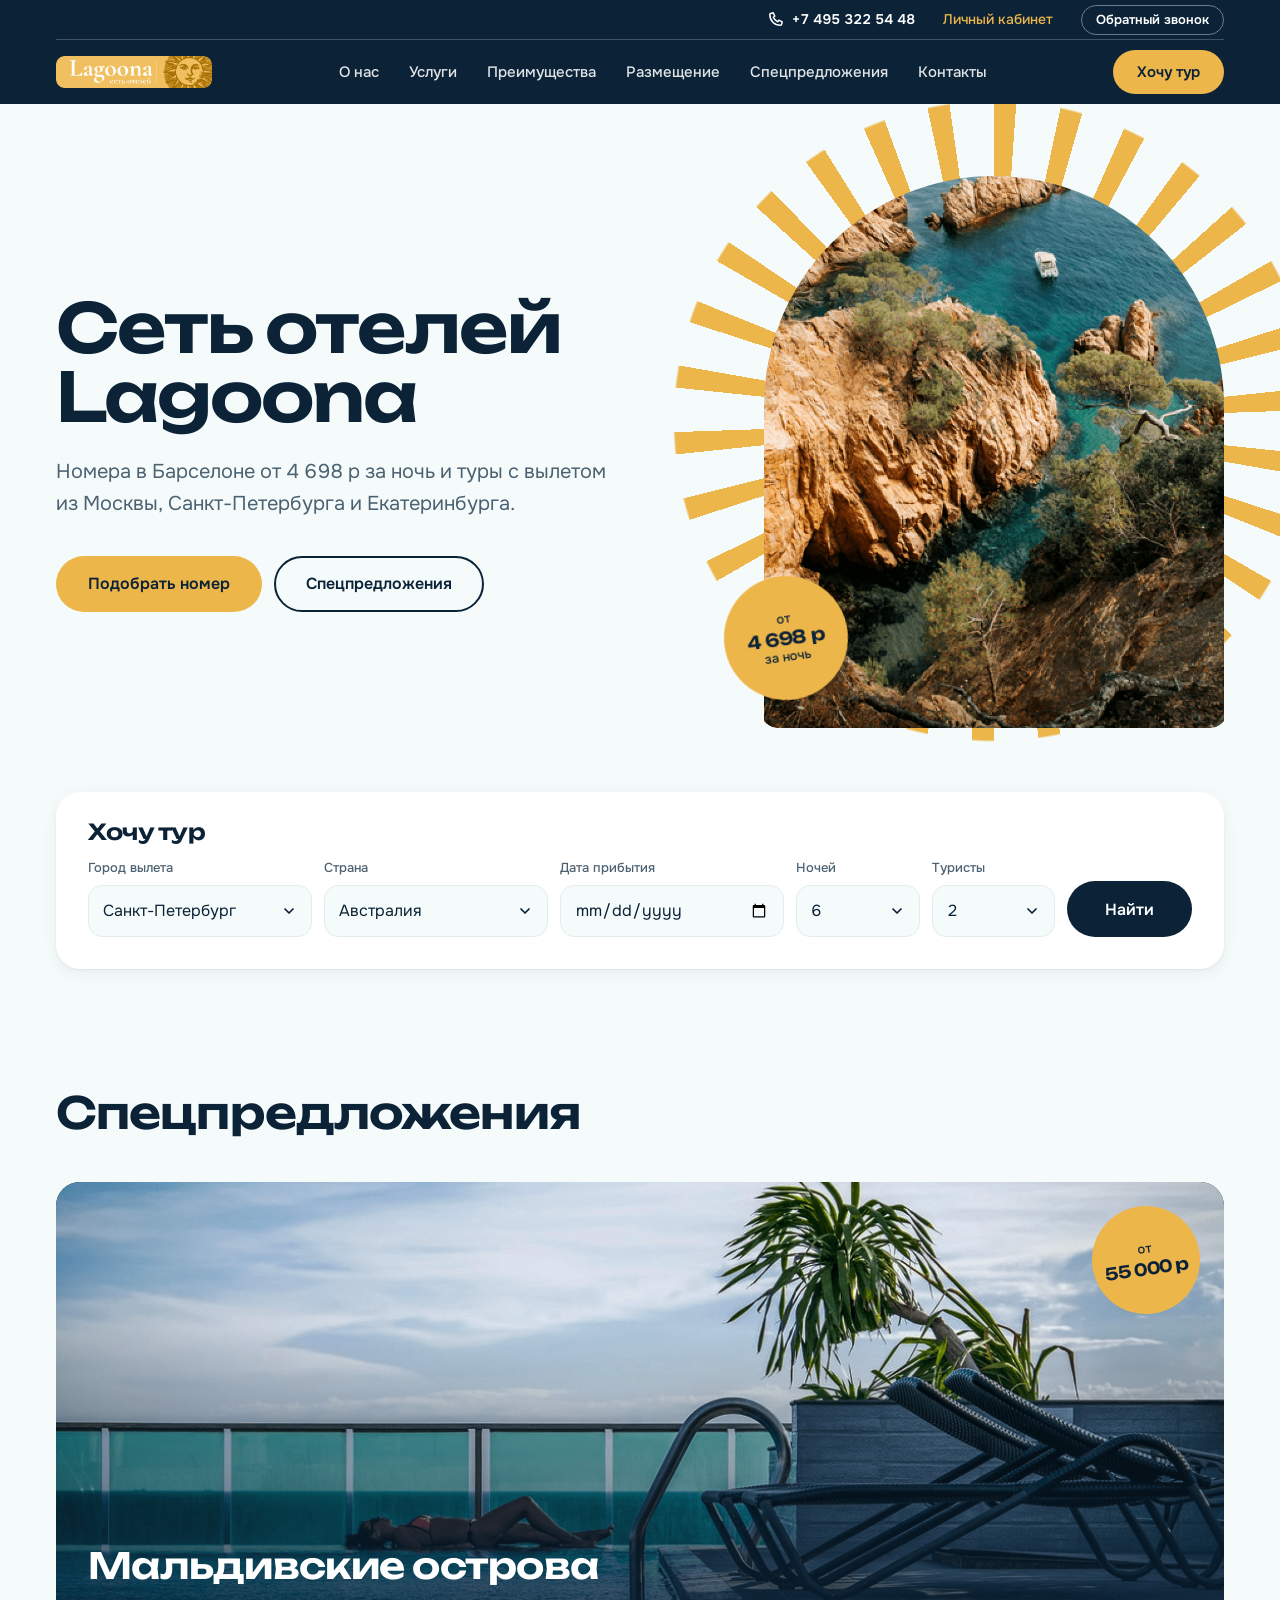
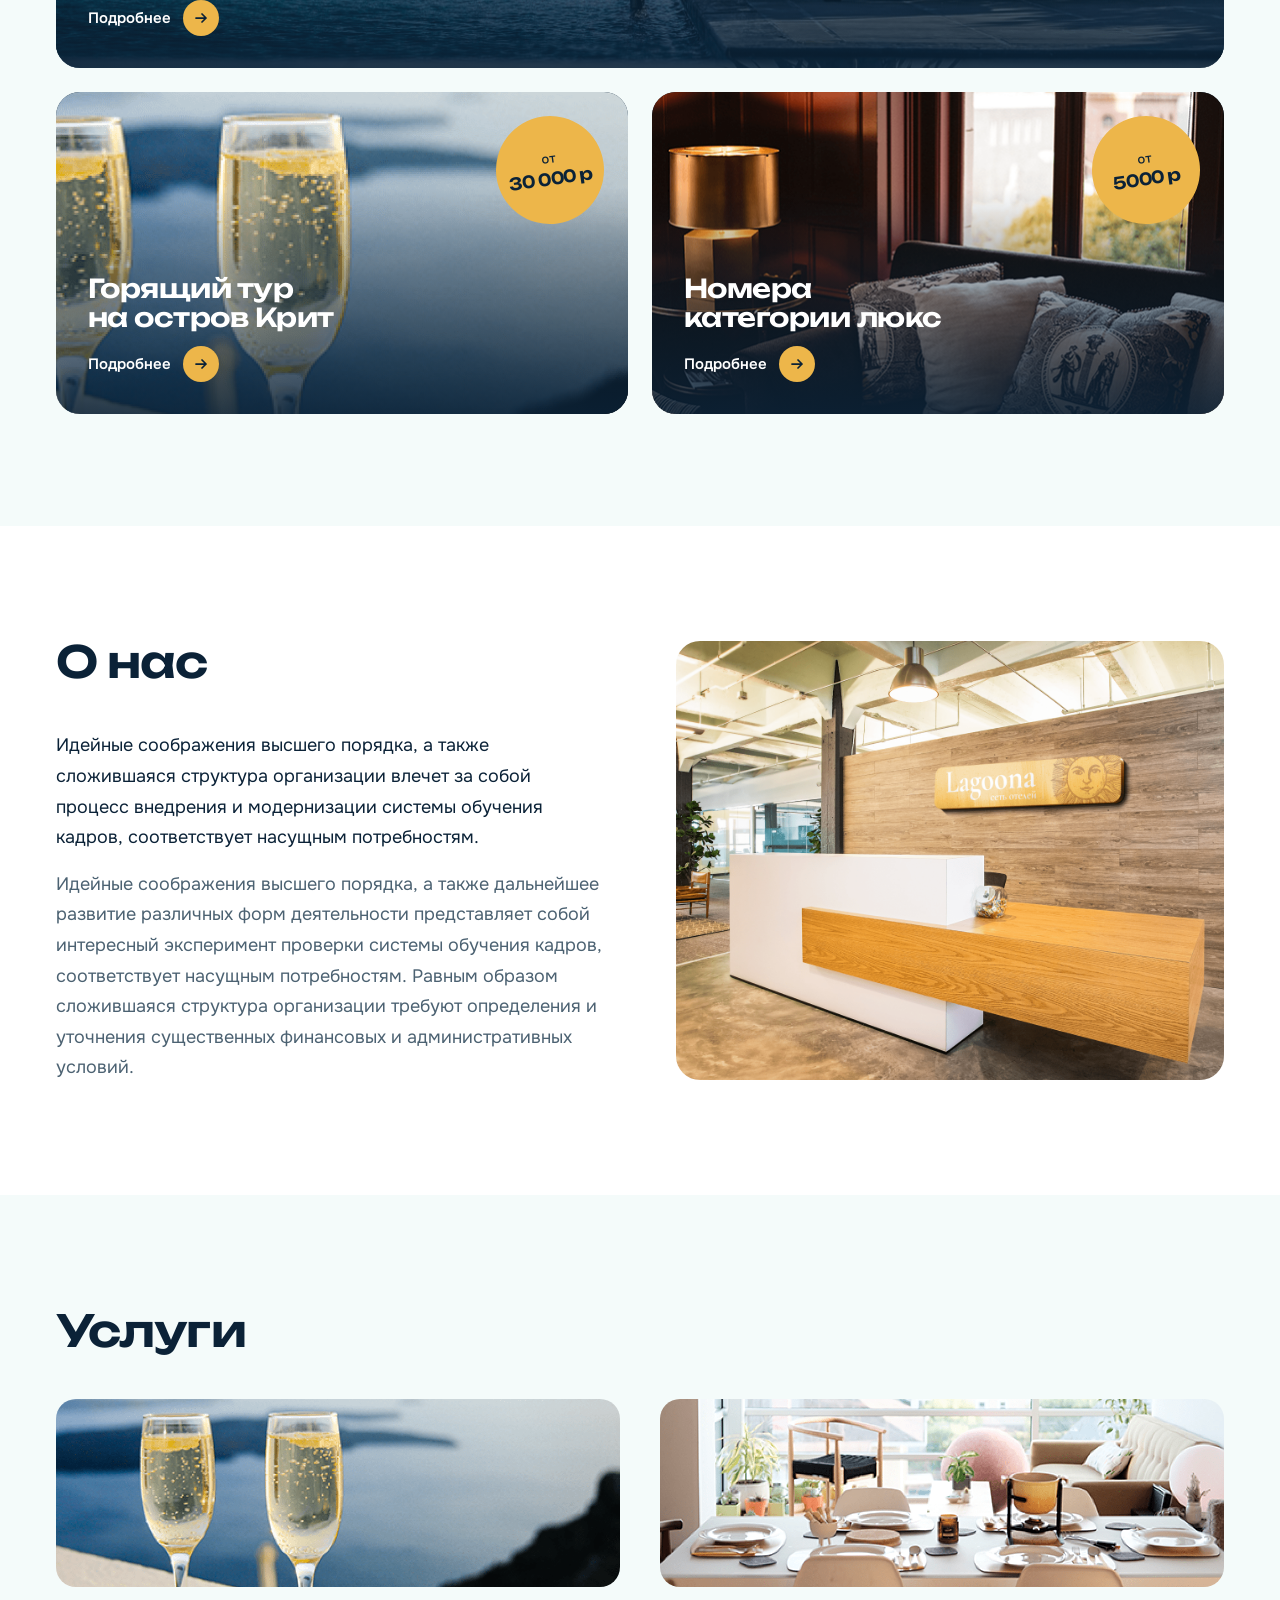
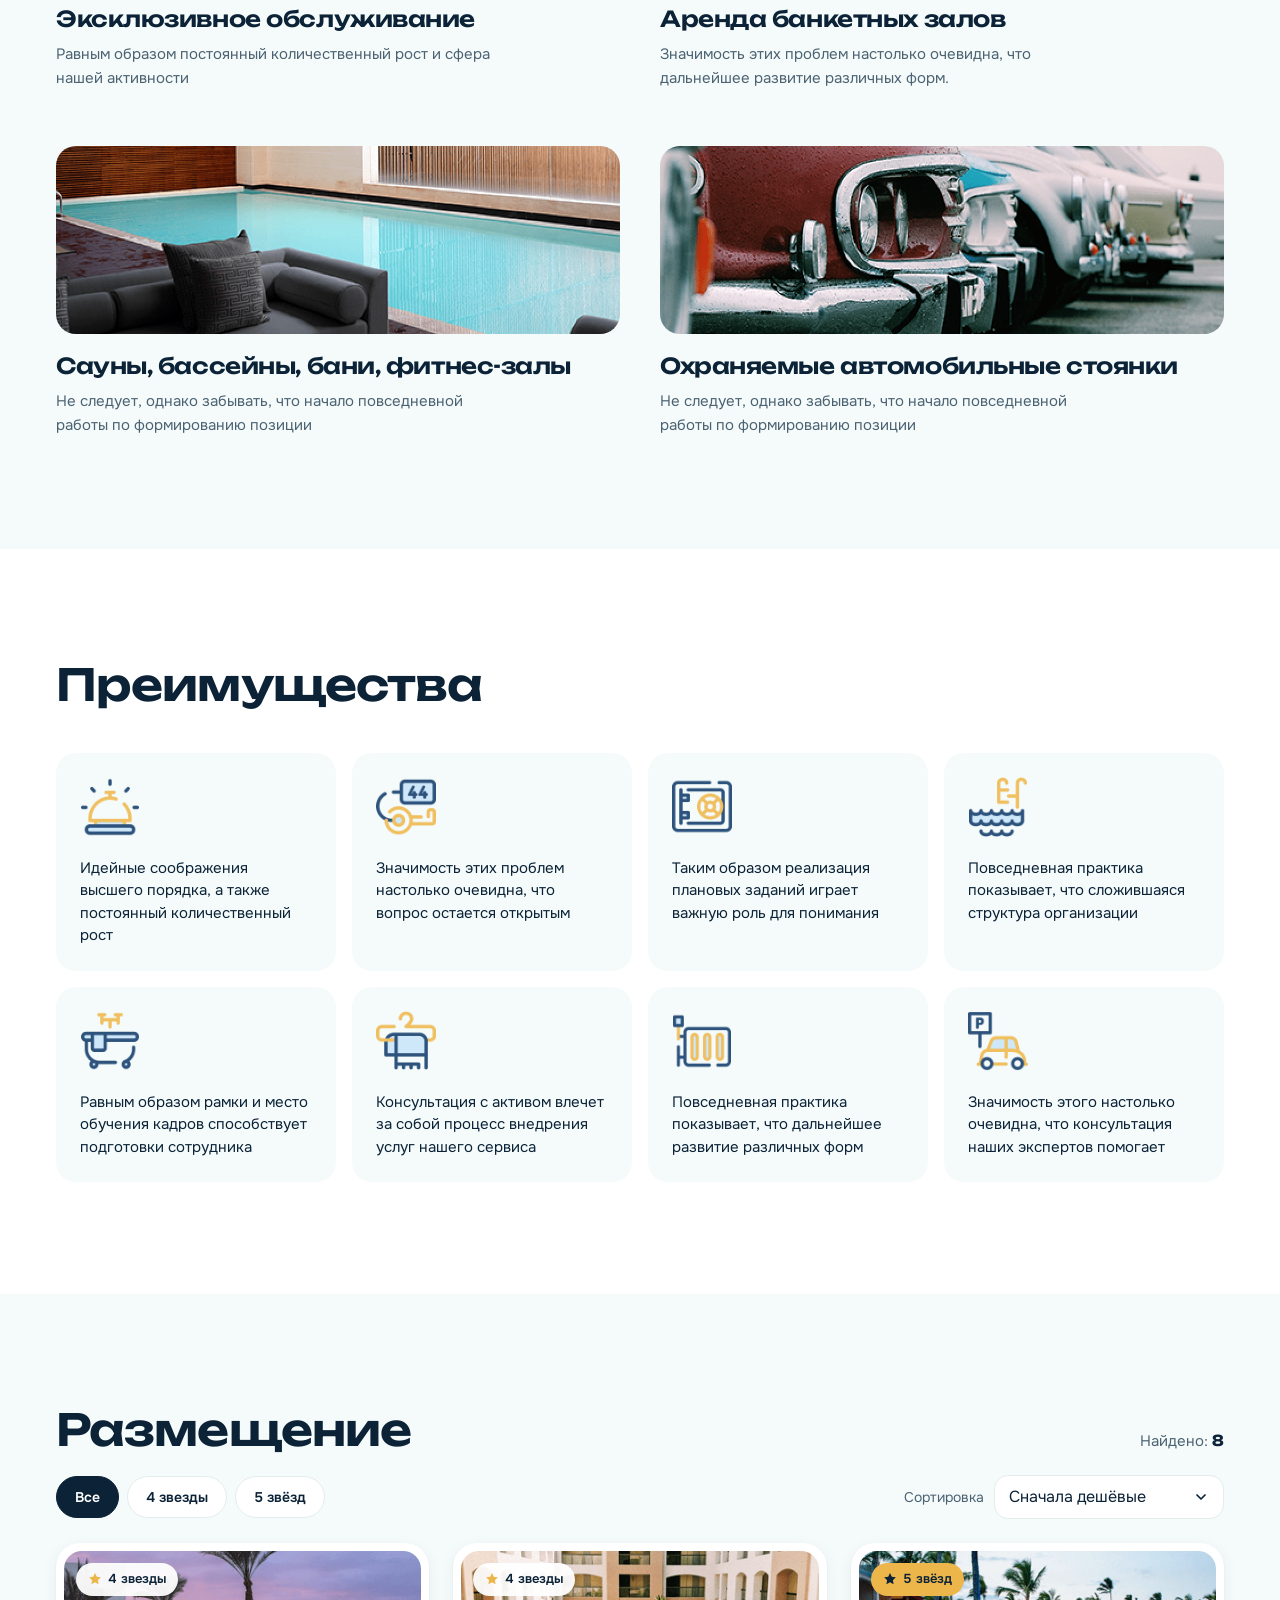
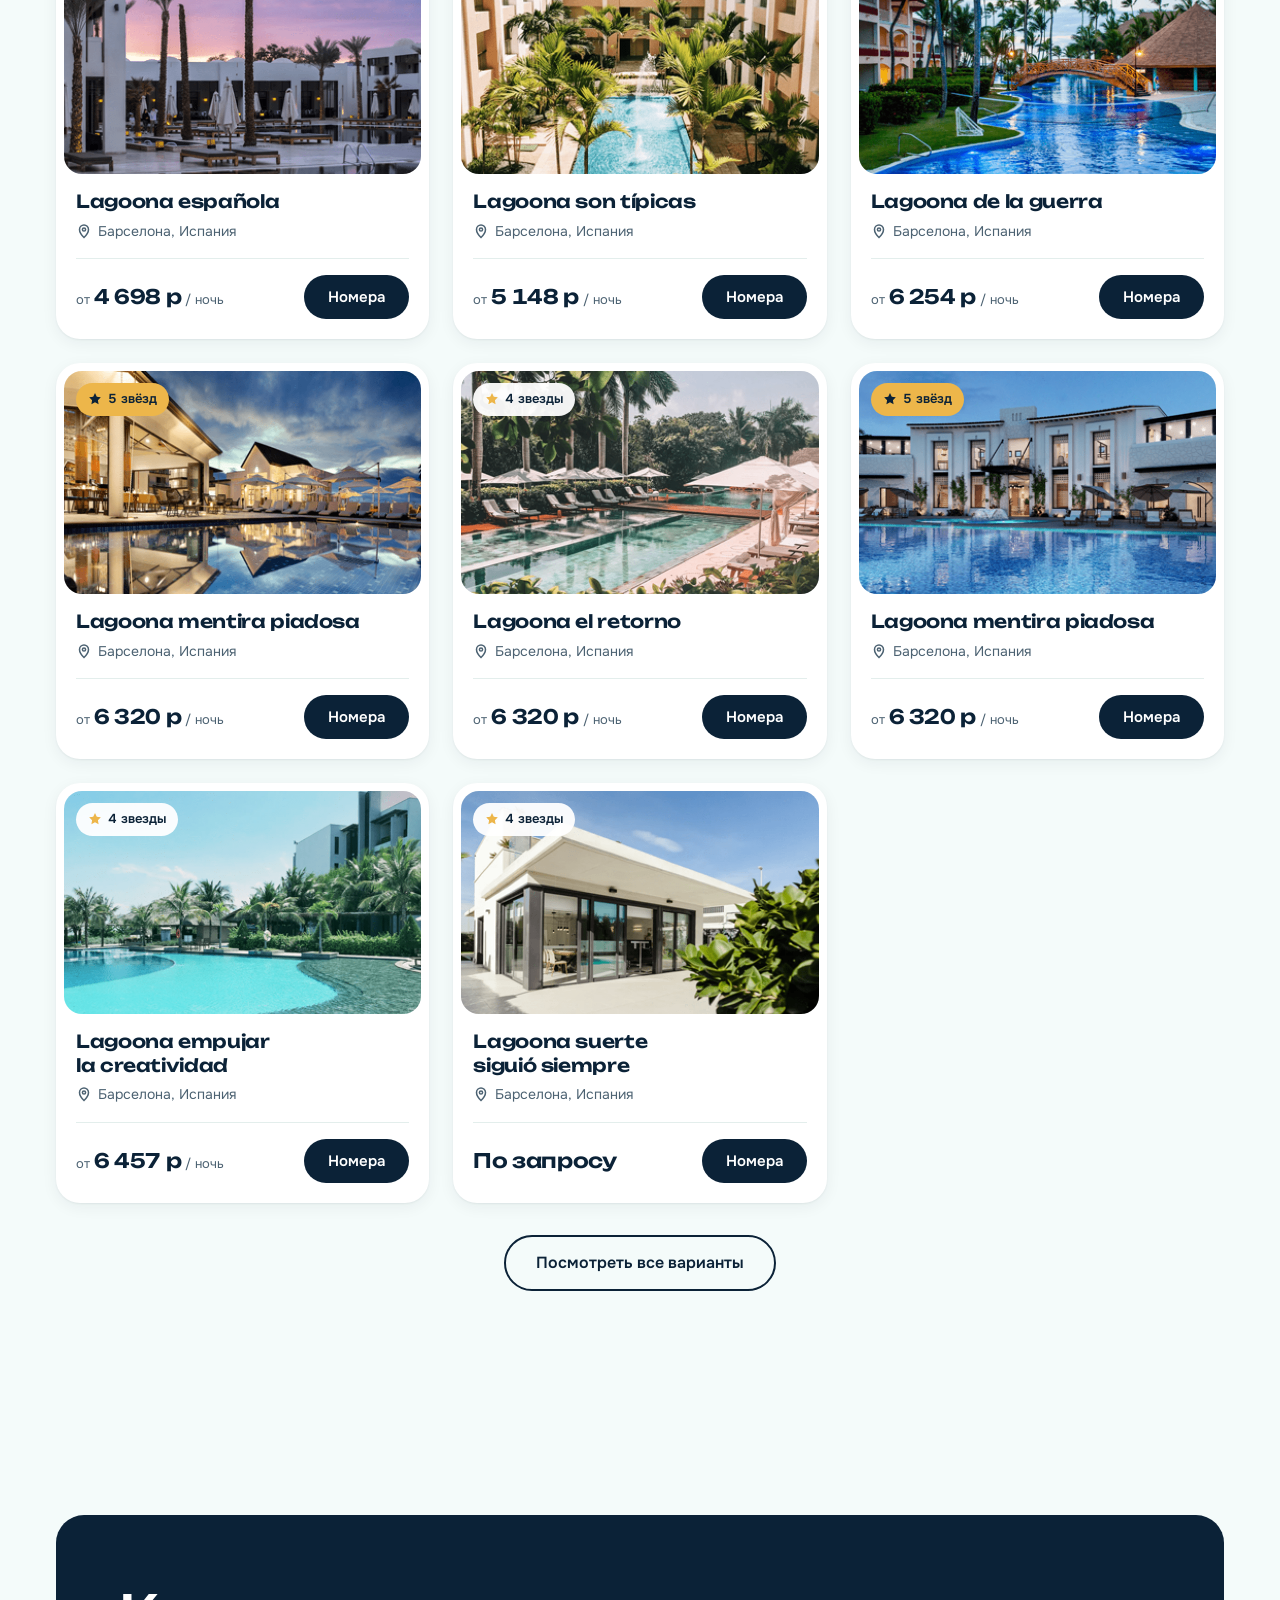
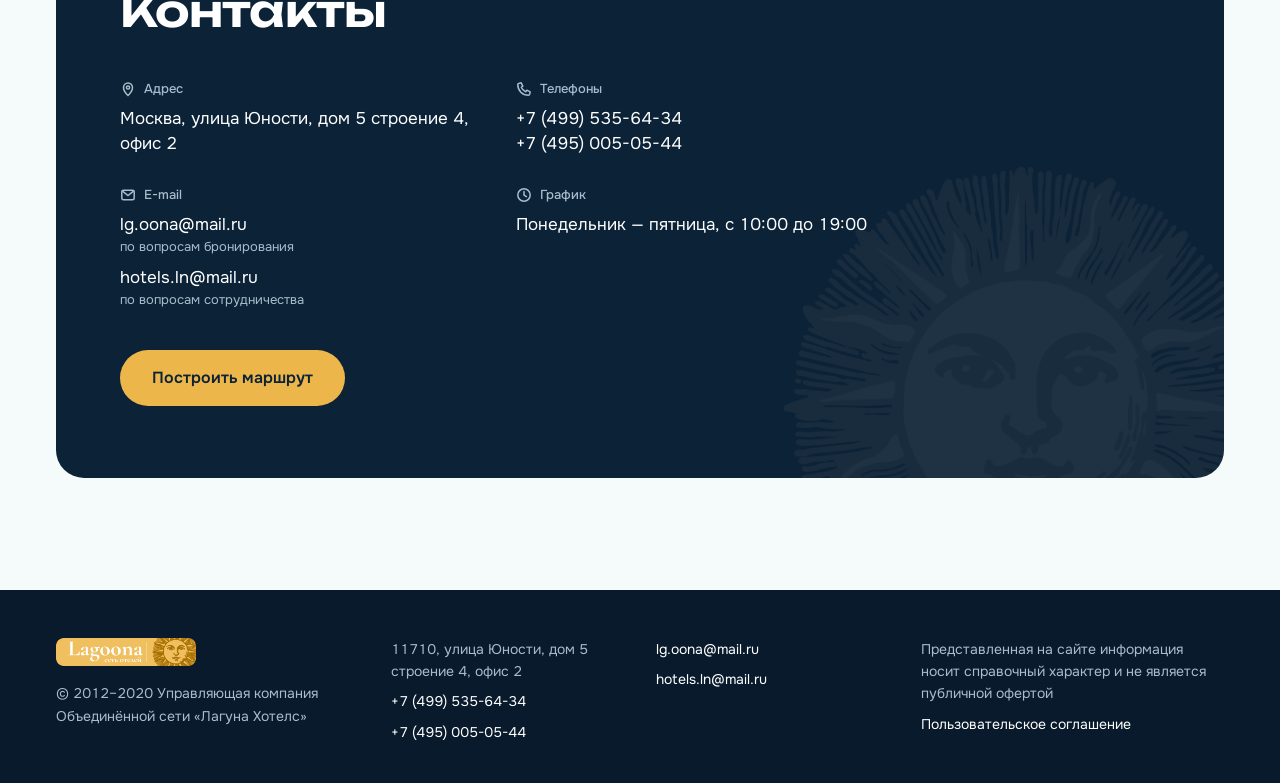
<file: index.html>
<!DOCTYPE html>
<html lang="ru">
<head>
    <meta charset="UTF-8">
    <meta http-equiv="X-UA-Compatible" content="IE=edge">
    <meta name="viewport" content="width=device-width, initial-scale=1.0">
    <title>Lagoona — сеть отелей</title>
    <meta name="description" content="Сеть отелей Lagoona: номера в Барселоне от 4 698 р за ночь, спецпредложения и туры.">
    <link rel="stylesheet" href="./assets/css/normalize.css">
    <link rel="preconnect" href="https://fonts.googleapis.com">
    <link rel="preconnect" href="https://fonts.gstatic.com" crossorigin>
    <link href="https://fonts.googleapis.com/css2?family=Onest:wght@400;500;600&family=Unbounded:wght@500;600&display=swap" rel="stylesheet">
    <link rel="stylesheet" href="./assets/css/tokens.css">
    <link rel="stylesheet" href="./assets/css/main.css">
</head>
<body>

<!-- Иконки (рисуются, а не символами) -->
<svg width="0" height="0" style="position:absolute" aria-hidden="true">
    <symbol id="i-star" viewBox="0 0 16 16"><path fill="currentColor" d="M8 1.2l2.06 4.18 4.6.67-3.33 3.25.79 4.58L8 11.72l-4.12 2.16.79-4.58L1.34 6.05l4.6-.67z"/></symbol>
    <symbol id="i-pin" viewBox="0 0 16 16"><path fill="none" stroke="currentColor" stroke-width="1.5" d="M8 14.5s4.5-4.3 4.5-8a4.5 4.5 0 0 0-9 0c0 3.7 4.5 8 4.5 8z"/><circle cx="8" cy="6.5" r="1.6" fill="none" stroke="currentColor" stroke-width="1.5"/></symbol>
    <symbol id="i-arrow" viewBox="0 0 16 16"><path fill="none" stroke="currentColor" stroke-width="1.75" stroke-linecap="round" stroke-linejoin="round" d="M3 8h10M9 4l4 4-4 4"/></symbol>
    <symbol id="i-phone" viewBox="0 0 16 16"><path fill="none" stroke="currentColor" stroke-width="1.5" stroke-linejoin="round" d="M5.2 1.8l1.6 3.3-1.5 1.2a8 8 0 0 0 4.4 4.4l1.2-1.5 3.3 1.6-.6 2.6c-.1.5-.6.8-1.1.8C6.3 14.2 1.8 9.7 1.8 3.5c0-.5.3-1 .8-1.1z"/></symbol>
    <symbol id="i-menu" viewBox="0 0 24 24"><path fill="none" stroke="currentColor" stroke-width="2" stroke-linecap="round" d="M4 7h16M4 12h16M4 17h16"/></symbol>
    <symbol id="i-close" viewBox="0 0 24 24"><path fill="none" stroke="currentColor" stroke-width="2" stroke-linecap="round" d="M6 6l12 12M18 6L6 18"/></symbol>
    <symbol id="i-mail" viewBox="0 0 16 16"><rect x="1.8" y="3.2" width="12.4" height="9.6" rx="1.5" fill="none" stroke="currentColor" stroke-width="1.5"/><path fill="none" stroke="currentColor" stroke-width="1.5" d="M2.5 4.2L8 8.6l5.5-4.4"/></symbol>
    <symbol id="i-clock" viewBox="0 0 16 16"><circle cx="8" cy="8" r="6.2" fill="none" stroke="currentColor" stroke-width="1.5"/><path fill="none" stroke="currentColor" stroke-width="1.5" stroke-linecap="round" d="M8 4.6V8l2.4 1.6"/></symbol>
</svg>

<!-- ============ Шапка ============ -->
<header class="site-header" data-header>
    <div class="container site-header__row">
        <a class="site-header__logo" href="./index.html" aria-label="Lagoona — на главную">
            <img src="./assets/img/logo.png" alt="Lagoona — сеть отелей" width="522" height="108">
        </a>

        <nav class="site-nav" id="site-nav" aria-label="Основное меню">
            <ul>
                <li><a href="#about">О нас</a></li>
                <li><a href="#services">Услуги</a></li>
                <li><a href="#benefits">Преимущества</a></li>
                <li><a href="#rooms">Размещение</a></li>
                <li><a href="#offers">Спецпредложения</a></li>
                <li><a href="#contacts">Контакты</a></li>
            </ul>
            <div class="site-nav__extra">
                <a class="site-nav__phone" href="tel:+74953225448"><svg class="i"><use href="#i-phone"/></svg>+7 495 322 54 48</a>
                <a class="site-nav__cabinet" href="">Личный кабинет</a>
                <a class="btn btn--line-light" href="#contacts">Обратный звонок</a>
            </div>
        </nav>

        <a class="btn btn--sun site-header__cta" href="#tour">Хочу тур</a>

        <button class="burger" type="button" aria-controls="site-nav" aria-expanded="false" aria-label="Открыть меню" data-burger>
            <svg class="i i--24 burger__open"><use href="#i-menu"/></svg>
            <svg class="i i--24 burger__close"><use href="#i-close"/></svg>
        </button>
    </div>
</header>

<main>

    <!-- ============ Первый экран ============ -->
    <section class="hero">
        <div class="container hero__grid">
            <div class="hero__text">
                <h1>Сеть отелей Lagoona</h1>
                <p class="hero__lead">Номера в&nbsp;Барселоне от&nbsp;4&nbsp;698&nbsp;р за&nbsp;ночь и&nbsp;туры с&nbsp;вылетом из&nbsp;Москвы, Санкт-Петербурга и&nbsp;Екатеринбурга.</p>
                <div class="hero__actions">
                    <a class="btn btn--sun btn--lg" href="#rooms">Подобрать номер</a>
                    <a class="btn btn--line btn--lg" href="#offers">Спецпредложения</a>
                </div>
            </div>
            <figure class="hero__media">
                <img src="./assets/img/41.png" alt="Бухта с бирюзовой водой и скалами" width="746" height="880">
                <span class="sun-badge hero__badge">от<b>4&nbsp;698&nbsp;р</b>за ночь</span>
            </figure>
        </div>
    </section>

    <!-- ============ Хочу тур: форма подбора ============ -->
    <section class="tour" id="tour" aria-labelledby="tour-title">
        <div class="container">
            <form class="tour__form" action="https://jsonplaceholder.typicode.com/posts" method="post">
                <h2 class="tour__title" id="tour-title">Хочу тур</h2>
                <label class="field">
                    <span>Город вылета</span>
                    <select name="City">
                        <option selected value="Peter">Санкт-Петербург</option>
                        <option value="Moscow">Москва</option>
                        <option value="Eburg">Екатеринбург</option>
                    </select>
                </label>
                <label class="field">
                    <span>Страна</span>
                    <select name="Country">
                        <option selected value="Australia">Австралия</option>
                        <option value="Russia">Россия</option>
                        <option value="USA">США</option>
                    </select>
                </label>
                <label class="field">
                    <span>Дата прибытия</span>
                    <input type="date" name="date">
                </label>
                <label class="field field--short">
                    <span>Ночей</span>
                    <select name="night">
                        <option selected value="6">6</option>
                        <option value="5">5</option>
                        <option value="4">4</option>
                    </select>
                </label>
                <label class="field field--short">
                    <span>Туристы</span>
                    <select name="tourists">
                        <option selected value="2">2</option>
                        <option value="3">3</option>
                    </select>
                </label>
                <button class="btn btn--deep btn--lg tour__submit" type="submit">Найти</button>
            </form>
        </div>
    </section>

    <!-- ============ Спецпредложения ============ -->
    <section class="section offers" id="offers">
        <div class="container">
            <h2>Спецпредложения</h2>
            <div class="offers__grid">
                <article class="offer offer--wide">
                    <img src="./assets/img/Rectangle14.png" alt="Бассейн у моря" width="1146" height="516">
                    <span class="sun-badge offer__badge">от<b>55&nbsp;000&nbsp;р</b></span>
                    <div class="offer__text">
                        <h3>Мальдивские острова</h3>
                        <a class="link-arrow link-arrow--light" href="#tour">Подробнее<span class="link-arrow__dot"><svg class="i"><use href="#i-arrow"/></svg></span></a>
                    </div>
                </article>
                <article class="offer">
                    <img src="./assets/img/10.png" alt="Два бокала шампанского на фоне моря" width="1146" height="330">
                    <span class="sun-badge offer__badge">от<b>30&nbsp;000&nbsp;р</b></span>
                    <div class="offer__text">
                        <h3>Горящий тур на остров Крит</h3>
                        <a class="link-arrow link-arrow--light" href="#tour">Подробнее<span class="link-arrow__dot"><svg class="i"><use href="#i-arrow"/></svg></span></a>
                    </div>
                </article>
                <article class="offer">
                    <img src="./assets/img/33 1.png" alt="Номер с латунной лампой и диваном у окна" width="1146" height="1080">
                    <span class="sun-badge offer__badge">от<b>5000&nbsp;р</b></span>
                    <div class="offer__text">
                        <h3>Номера категории люкс</h3>
                        <a class="link-arrow link-arrow--light" href="#rooms">Подробнее<span class="link-arrow__dot"><svg class="i"><use href="#i-arrow"/></svg></span></a>
                    </div>
                </article>
            </div>
        </div>
    </section>

    <!-- ============ О нас ============ -->
    <section class="section about" id="about">
        <div class="container about__grid">
            <div class="about__text">
                <h2>О нас</h2>
                <p>Идейные соображения высшего порядка, а также сложившаяся структура организации влечет за собой процесс внедрения и модернизации системы обучения кадров, соответствует насущным потребностям.</p>
                <p>Идейные соображения высшего порядка, а также дальнейшее развитие различных форм деятельности представляет собой интересный эксперимент проверки системы обучения кадров, соответствует насущным потребностям. Равным образом сложившаяся структура организации требуют определения и уточнения существенных финансовых и административных условий.</p>
            </div>
            <figure class="about__media">
                <img src="./assets/img/Layer.png" alt="Стойка ресепшена Lagoona с логотипом на стене" width="1306" height="1056" loading="lazy">
            </figure>
        </div>
    </section>

    <!-- ============ Услуги ============ -->
    <section class="section services" id="services">
        <div class="container">
            <h2>Услуги</h2>
            <ul class="services__grid">
                <li class="service">
                    <img src="./assets/img/10.png" alt="" width="1146" height="330" loading="lazy">
                    <h3><a href="">Эксклюзивное обслуживание</a></h3>
                    <p>Равным образом постоянный количественный рост и сфера нашей активности</p>
                </li>
                <li class="service">
                    <img src="./assets/img/15.png" alt="" width="1144" height="330" loading="lazy">
                    <h3><a href="">Аренда банкетных залов</a></h3>
                    <p>Значимость этих проблем настолько очевидна, что дальнейшее развитие различных форм.</p>
                </li>
                <li class="service">
                    <img src="./assets/img/12.png" alt="" width="1144" height="330" loading="lazy">
                    <h3><a href="">Сауны, бассейны, бани, фитнес-залы</a></h3>
                    <p>Не следует, однако забывать, что начало повседневной работы по формированию позиции</p>
                </li>
                <li class="service">
                    <img src="./assets/img/carlo-d-agnolo-aFxSh_l4fbY-unsplash.png" alt="" width="1144" height="330" loading="lazy">
                    <h3><a href="">Охраняемые автомобильные стоянки</a></h3>
                    <p>Не следует, однако забывать, что начало повседневной работы по формированию позиции</p>
                </li>
            </ul>
        </div>
    </section>

    <!-- ============ Преимущества ============ -->
    <section class="section benefits" id="benefits">
        <div class="container">
            <h2>Преимущества</h2>
            <ul class="benefits__grid">
                <li><img src="./assets/img/reception.png" alt="" width="128" height="132" loading="lazy"><p>Идейные соображения высшего порядка, а также постоянный количественный рост</p></li>
                <li><img src="./assets/img/hotel-key.png" alt="" width="132" height="132" loading="lazy"><p>Значимость этих проблем настолько очевидна, что вопрос остается открытым</p></li>
                <li><img src="./assets/img/security-box.png" alt="" width="134" height="132" loading="lazy"><p>Таким образом реализация плановых заданий играет важную роль для понимания</p></li>
                <li><img src="./assets/img/swimming-pool.png" alt="" width="128" height="132" loading="lazy"><p>Повседневная практика показывает, что сложившаяся структура организации</p></li>
                <li><img src="./assets/img/bathtub.png" alt="" width="128" height="132" loading="lazy"><p>Равным образом рамки и место обучения кадров способствует подготовки сотрудника</p></li>
                <li><img src="./assets/img/hanger.png" alt="" width="134" height="132" loading="lazy"><p>Консультация с активом влечет за собой процесс внедрения услуг нашего сервиса</p></li>
                <li><img src="./assets/img/heating.png" alt="" width="128" height="132" loading="lazy"><p>Повседневная практика показывает, что дальнейшее развитие различных форм</p></li>
                <li><img src="./assets/img/parking.png" alt="" width="132" height="132" loading="lazy"><p>Значимость этого настолько очевидна, что консультация наших экспертов помогает</p></li>
            </ul>
        </div>
    </section>

    <!-- ============ Размещение: каталог ============ -->
    <section class="section rooms" id="rooms">
        <div class="container">
            <div class="rooms__head">
                <h2>Размещение</h2>
                <p class="found" aria-live="polite">Найдено: <b>8</b></p>
            </div>

            <div class="filters">
                <div class="chips" role="group" aria-label="Категория отеля">
                    <button type="button" class="chip is-on" data-stars="all" aria-pressed="true">Все</button>
                    <button type="button" class="chip" data-stars="4" aria-pressed="false">4 звезды</button>
                    <button type="button" class="chip" data-stars="5" aria-pressed="false">5 звёзд</button>
                </div>
                <label class="filters__sort">
                    <span>Сортировка</span>
                    <select id="sort">
                        <option value="asc">Сначала дешёвые</option>
                        <option value="desc">Сначала дорогие</option>
                    </select>
                </label>
            </div>

            <div class="rooms__grid" data-rooms>
                <article class="room" data-stars="4" data-price="4698">
                    <div class="room__media"><img src="./assets/img/23.png" alt="Lagoona española" width="748" height="434" loading="lazy"><span class="room__rating"><svg class="i"><use href="#i-star"/></svg>4 звезды</span></div>
                    <div class="room__body">
                        <h3>Lagoona española</h3>
                        <p class="room__place"><svg class="i"><use href="#i-pin"/></svg>Барселона, Испания</p>
                        <div class="room__foot">
                            <p class="room__price"><span>от</span> <b>4&nbsp;698&nbsp;р</b> <span>/ ночь</span></p>
                            <a class="btn btn--deep" href="#tour">Номера</a>
                        </div>
                    </div>
                </article>
                <article class="room" data-stars="4" data-price="5148">
                    <div class="room__media"><img src="./assets/img/24.png" alt="Lagoona son típicas" width="748" height="434" loading="lazy"><span class="room__rating"><svg class="i"><use href="#i-star"/></svg>4 звезды</span></div>
                    <div class="room__body">
                        <h3>Lagoona son típicas</h3>
                        <p class="room__place"><svg class="i"><use href="#i-pin"/></svg>Барселона, Испания</p>
                        <div class="room__foot">
                            <p class="room__price"><span>от</span> <b>5&nbsp;148&nbsp;р</b> <span>/ ночь</span></p>
                            <a class="btn btn--deep" href="#tour">Номера</a>
                        </div>
                    </div>
                </article>
                <article class="room" data-stars="5" data-price="6254">
                    <div class="room__media"><img src="./assets/img/26.png" alt="Lagoona de la guerra" width="748" height="434" loading="lazy"><span class="room__rating room__rating--top"><svg class="i"><use href="#i-star"/></svg>5 звёзд</span></div>
                    <div class="room__body">
                        <h3>Lagoona de la guerra</h3>
                        <p class="room__place"><svg class="i"><use href="#i-pin"/></svg>Барселона, Испания</p>
                        <div class="room__foot">
                            <p class="room__price"><span>от</span> <b>6&nbsp;254&nbsp;р</b> <span>/ ночь</span></p>
                            <a class="btn btn--deep" href="#tour">Номера</a>
                        </div>
                    </div>
                </article>
                <article class="room" data-stars="5" data-price="6320">
                    <div class="room__media"><img src="./assets/img/29-1.png" alt="Lagoona mentira piadosa" width="748" height="436" loading="lazy"><span class="room__rating room__rating--top"><svg class="i"><use href="#i-star"/></svg>5 звёзд</span></div>
                    <div class="room__body">
                        <h3>Lagoona mentira piadosa</h3>
                        <p class="room__place"><svg class="i"><use href="#i-pin"/></svg>Барселона, Испания</p>
                        <div class="room__foot">
                            <p class="room__price"><span>от</span> <b>6&nbsp;320&nbsp;р</b> <span>/ ночь</span></p>
                            <a class="btn btn--deep" href="#tour">Номера</a>
                        </div>
                    </div>
                </article>
                <article class="room" data-stars="4" data-price="6457">
                    <div class="room__media"><img src="./assets/img/30.png" alt="Lagoona empujar la creatividad" width="748" height="434" loading="lazy"><span class="room__rating"><svg class="i"><use href="#i-star"/></svg>4 звезды</span></div>
                    <div class="room__body">
                        <h3>Lagoona empujar la creatividad</h3>
                        <p class="room__place"><svg class="i"><use href="#i-pin"/></svg>Барселона, Испания</p>
                        <div class="room__foot">
                            <p class="room__price"><span>от</span> <b>6&nbsp;457&nbsp;р</b> <span>/ ночь</span></p>
                            <a class="btn btn--deep" href="#tour">Номера</a>
                        </div>
                    </div>
                </article>
                <article class="room" data-stars="4" data-price="6320">
                    <div class="room__media"><img src="./assets/img/31.png" alt="Lagoona el retorno" width="748" height="434" loading="lazy"><span class="room__rating"><svg class="i"><use href="#i-star"/></svg>4 звезды</span></div>
                    <div class="room__body">
                        <h3>Lagoona el retorno</h3>
                        <p class="room__place"><svg class="i"><use href="#i-pin"/></svg>Барселона, Испания</p>
                        <div class="room__foot">
                            <p class="room__price"><span>от</span> <b>6&nbsp;320&nbsp;р</b> <span>/ ночь</span></p>
                            <a class="btn btn--deep" href="#tour">Номера</a>
                        </div>
                    </div>
                </article>
                <article class="room" data-stars="5" data-price="6320">
                    <div class="room__media"><img src="./assets/img/27.png" alt="Lagoona mentira piadosa" width="748" height="434" loading="lazy"><span class="room__rating room__rating--top"><svg class="i"><use href="#i-star"/></svg>5 звёзд</span></div>
                    <div class="room__body">
                        <h3>Lagoona mentira piadosa</h3>
                        <p class="room__place"><svg class="i"><use href="#i-pin"/></svg>Барселона, Испания</p>
                        <div class="room__foot">
                            <p class="room__price"><span>от</span> <b>6&nbsp;320&nbsp;р</b> <span>/ ночь</span></p>
                            <a class="btn btn--deep" href="#tour">Номера</a>
                        </div>
                    </div>
                </article>
                <article class="room" data-stars="4" data-price="">
                    <div class="room__media"><img src="./assets/img/29.png" alt="Lagoona suerte siguió siempre" width="748" height="434" loading="lazy"><span class="room__rating"><svg class="i"><use href="#i-star"/></svg>4 звезды</span></div>
                    <div class="room__body">
                        <h3>Lagoona suerte siguió siempre</h3>
                        <p class="room__place"><svg class="i"><use href="#i-pin"/></svg>Барселона, Испания</p>
                        <div class="room__foot">
                            <p class="room__price"><b>По запросу</b></p>
                            <a class="btn btn--deep" href="#tour">Номера</a>
                        </div>
                    </div>
                </article>
            </div>

            <div class="rooms__more">
                <a class="btn btn--line btn--lg" href="">Посмотреть все варианты</a>
            </div>
        </div>
    </section>

    <!-- ============ Контакты ============ -->
    <section class="section contacts" id="contacts">
        <div class="container">
            <div class="contacts__card">
                <div class="contacts__info">
                    <h2>Контакты</h2>
                    <dl class="contacts__list">
                        <div>
                            <dt><svg class="i"><use href="#i-pin"/></svg>Адрес</dt>
                            <dd>Москва, улица Юности, дом 5 строение 4, офис 2</dd>
                        </div>
                        <div>
                            <dt><svg class="i"><use href="#i-phone"/></svg>Телефоны</dt>
                            <dd><a href="tel:+74995356434">+7 (499) 535-64-34</a><a href="tel:+74950050544">+7 (495) 005-05-44</a></dd>
                        </div>
                        <div>
                            <dt><svg class="i"><use href="#i-mail"/></svg>E-mail</dt>
                            <dd><a href="mailto:lg.oona@mail.ru">lg.oona@mail.ru</a><small>по вопросам бронирования</small><a href="mailto:hotels.ln@mail.ru">hotels.ln@mail.ru</a><small>по вопросам сотрудничества</small></dd>
                        </div>
                        <div>
                            <dt><svg class="i"><use href="#i-clock"/></svg>График</dt>
                            <dd>Понедельник — пятница, с 10:00 до 19:00</dd>
                        </div>
                    </dl>
                    <a class="btn btn--sun btn--lg" href="https://yandex.kz/maps/-/CCUmN4sM2B" target="_blank" rel="noopener">Построить маршрут</a>
                </div>
                <img class="contacts__sun" src="./assets/img/Слой 1.png" alt="" width="508" height="456" loading="lazy">
            </div>
        </div>
    </section>

</main>

<!-- ============ Подвал ============ -->
<footer class="site-footer">
    <div class="container site-footer__grid">
        <div class="site-footer__brand">
            <img src="./assets/img/logo.png" alt="Lagoona — сеть отелей" width="522" height="108" loading="lazy">
            <p>© 2012–2020 Управляющая компания Объединённой сети «Лагуна Хотелс»</p>
        </div>
        <div class="site-footer__col">
            <p>11710, улица Юности, дом 5 строение 4, офис 2</p>
            <a href="tel:+74995356434">+7 (499) 535-64-34</a>
            <a href="tel:+74950050544">+7 (495) 005-05-44</a>
        </div>
        <div class="site-footer__col">
            <a href="mailto:lg.oona@mail.ru">lg.oona@mail.ru</a>
            <a href="mailto:hotels.ln@mail.ru">hotels.ln@mail.ru</a>
        </div>
        <div class="site-footer__legal">
            <p>Представленная на сайте информация носит справочный характер и не является публичной офертой</p>
            <a href="">Пользовательское соглашение</a>
        </div>
    </div>
</footer>

<script>
(function () {
    /* Меню на телефоне */
    var header = document.querySelector('[data-header]');
    var burger = document.querySelector('[data-burger]');
    if (header && burger) {
        var setMenu = function (open) {
            header.classList.toggle('is-open', open);
            burger.setAttribute('aria-expanded', open);
            burger.setAttribute('aria-label', open ? 'Закрыть меню' : 'Открыть меню');
            document.documentElement.classList.toggle('menu-open', open);
        };
        burger.addEventListener('click', function () {
            setMenu(!header.classList.contains('is-open'));
        });
        header.querySelectorAll('.site-nav a').forEach(function (a) {
            a.addEventListener('click', function () { setMenu(false); });
        });
        document.addEventListener('keydown', function (e) {
            if (e.key === 'Escape') setMenu(false);
        });
        window.matchMedia('(min-width: 1024px)').addEventListener('change', function () { setMenu(false); });
    }

    /* Фильтр и сортировка номеров */
    var grid = document.querySelector('[data-rooms]');
    if (!grid) return;
    var cards = Array.prototype.slice.call(grid.querySelectorAll('.room'));
    var chips = document.querySelectorAll('.chip');
    var sort = document.getElementById('sort');
    var found = document.querySelector('.found b');
    var stars = 'all';

    function price(card) {
        var n = parseInt(card.dataset.price, 10);
        return isNaN(n) ? null : n;
    }
    function render() {
        var dir = sort.value === 'desc' ? -1 : 1;
        var list = cards.filter(function (c) { return stars === 'all' || c.dataset.stars === stars; });
        cards.forEach(function (c) { c.hidden = list.indexOf(c) === -1; });
        list.sort(function (a, b) {
            var pa = price(a), pb = price(b);
            if (pa === null || pb === null) return pa === pb ? 0 : (pa === null ? 1 : -1);
            return (pa - pb) * dir;
        });
        list.forEach(function (c) { grid.appendChild(c); });
        found.textContent = list.length;
    }
    chips.forEach(function (chip) {
        chip.addEventListener('click', function () {
            stars = chip.dataset.stars;
            chips.forEach(function (c) {
                var on = c === chip;
                c.classList.toggle('is-on', on);
                c.setAttribute('aria-pressed', on);
            });
            render();
        });
    });
    sort.addEventListener('change', render);
    render();
})();
</script>

</body>
</html>
</file>
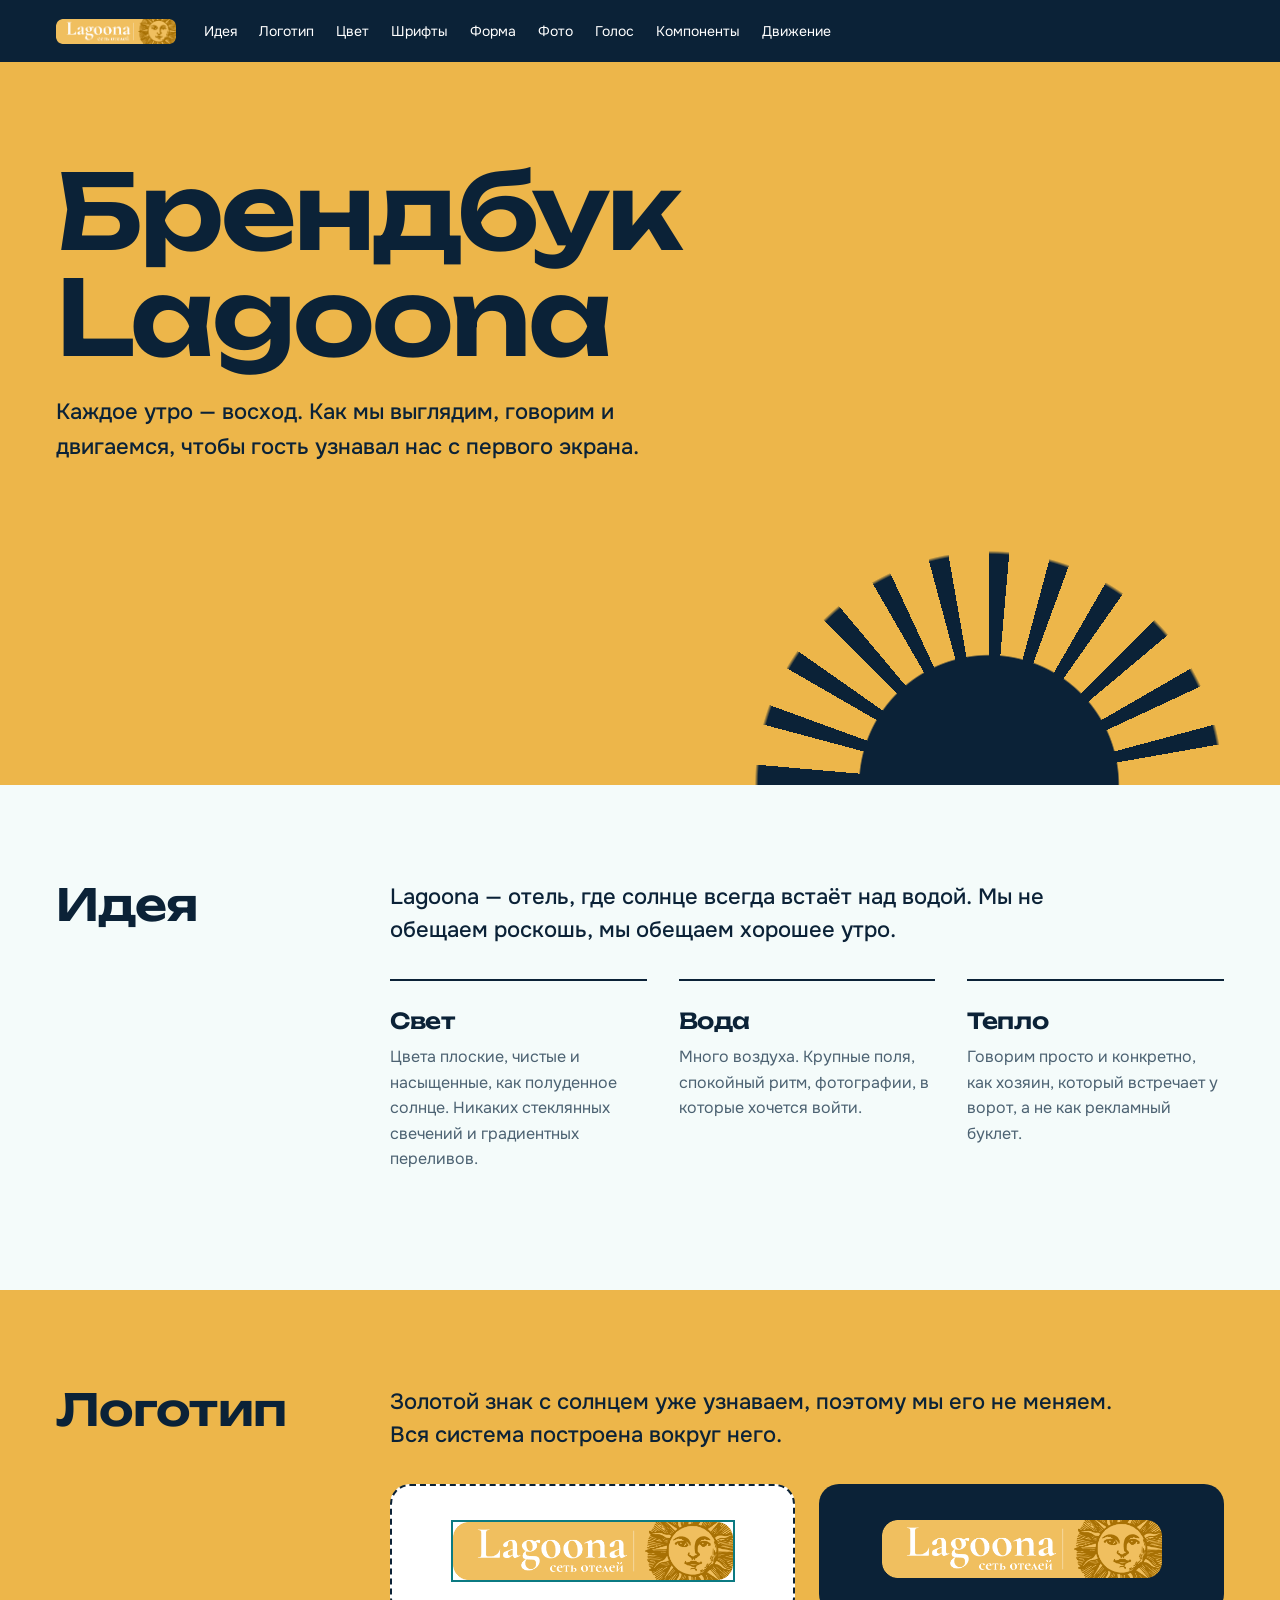
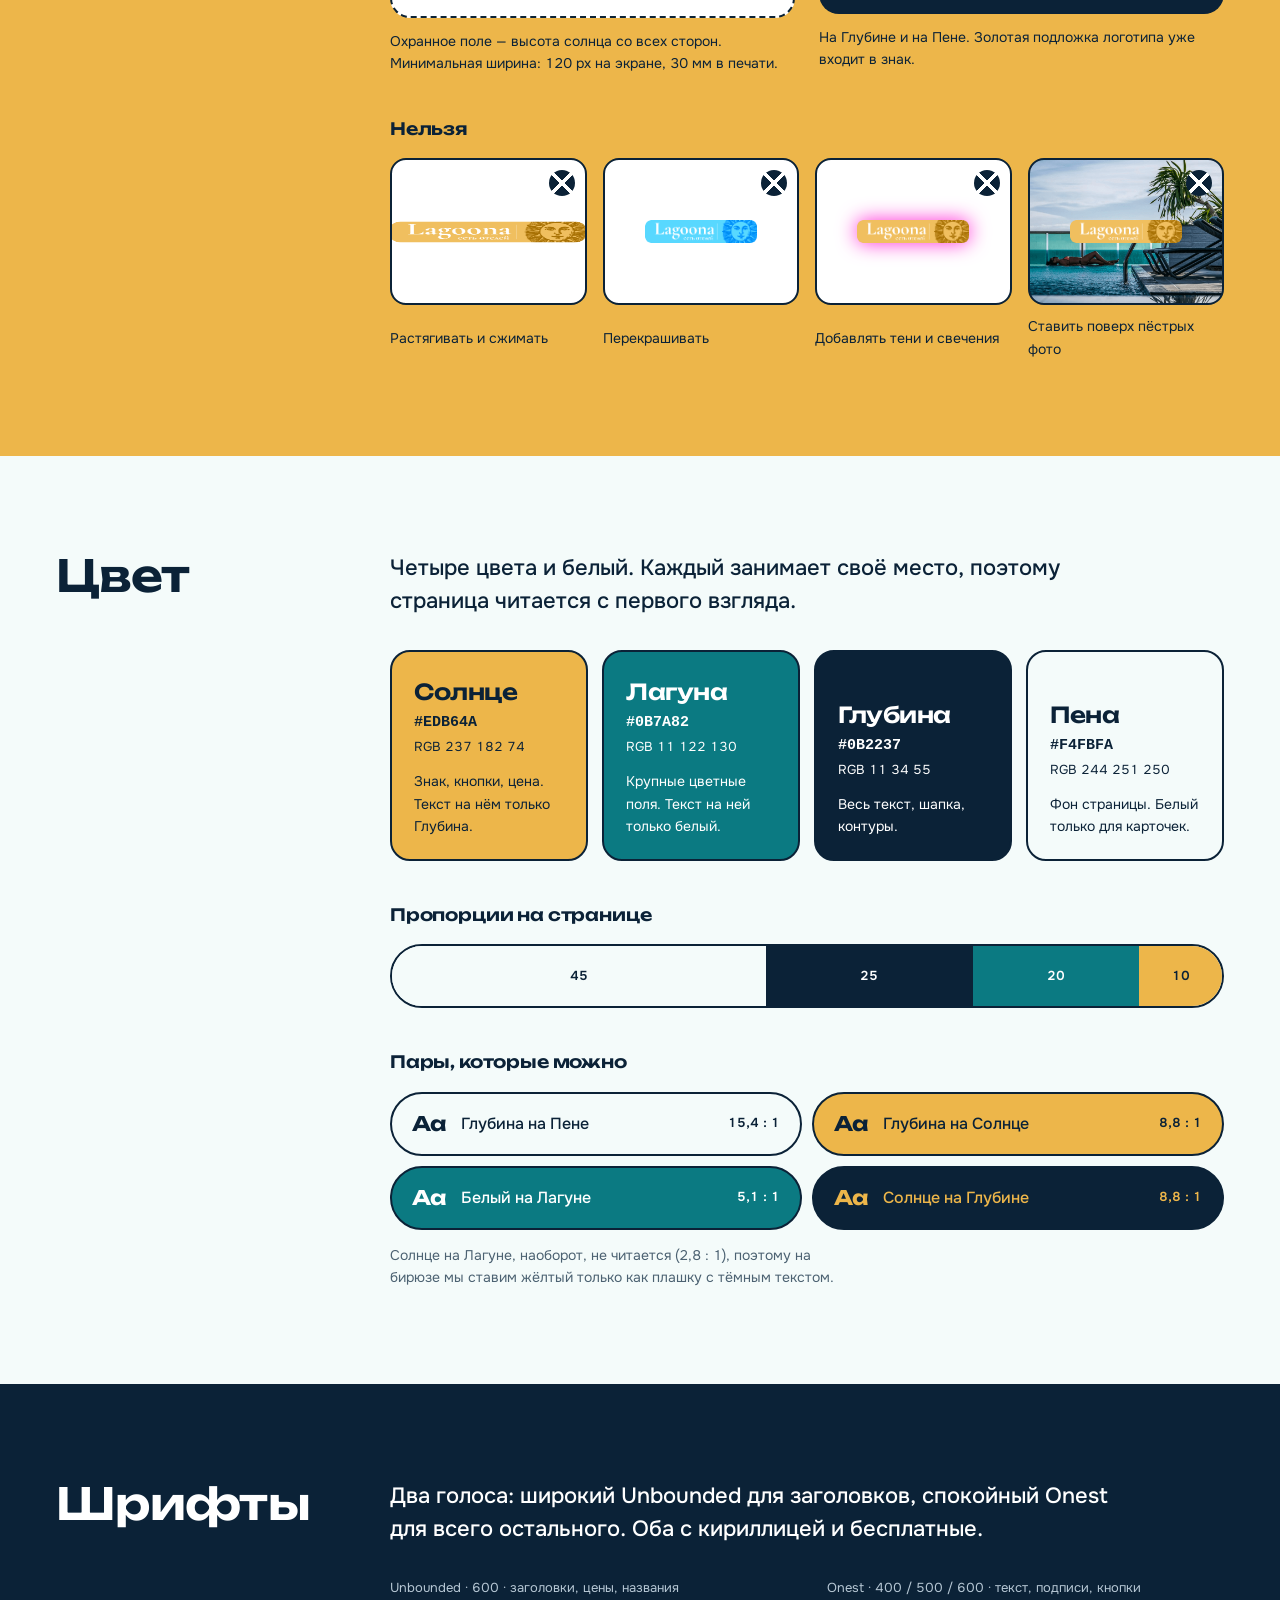
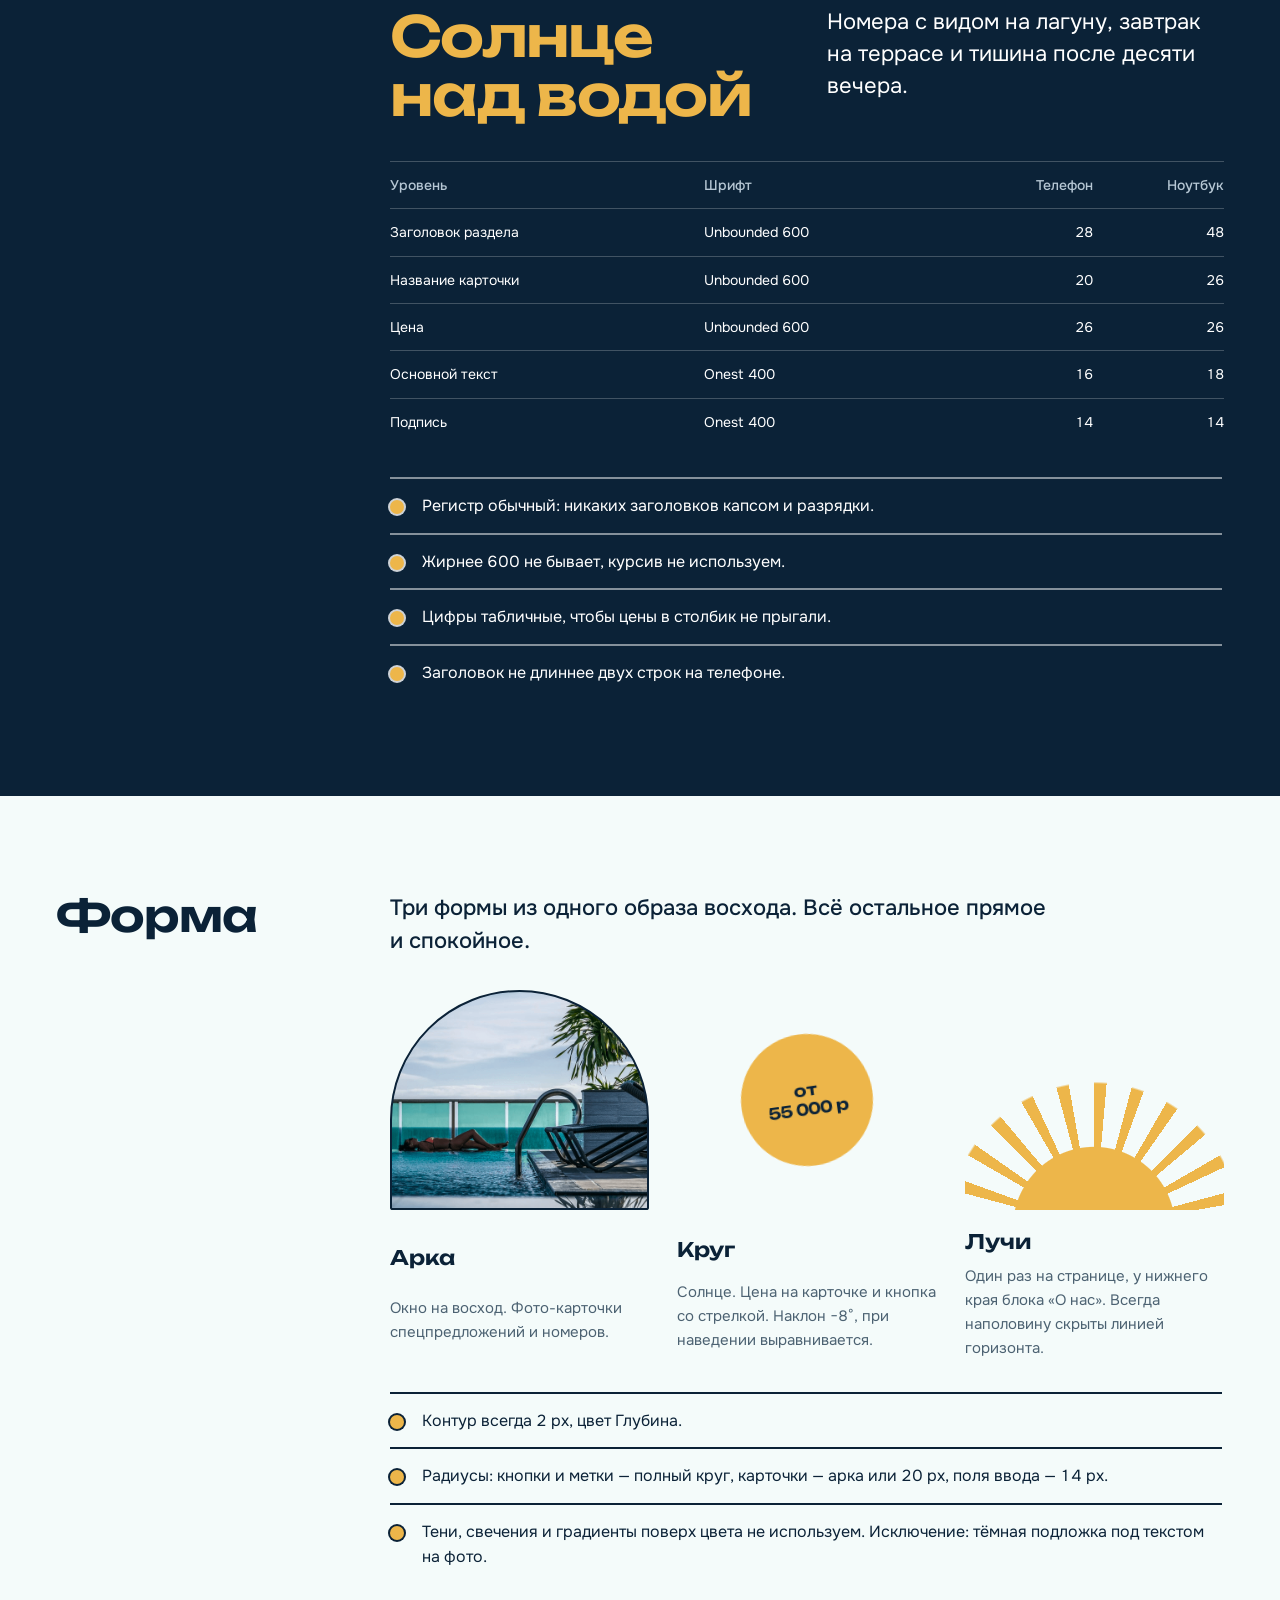
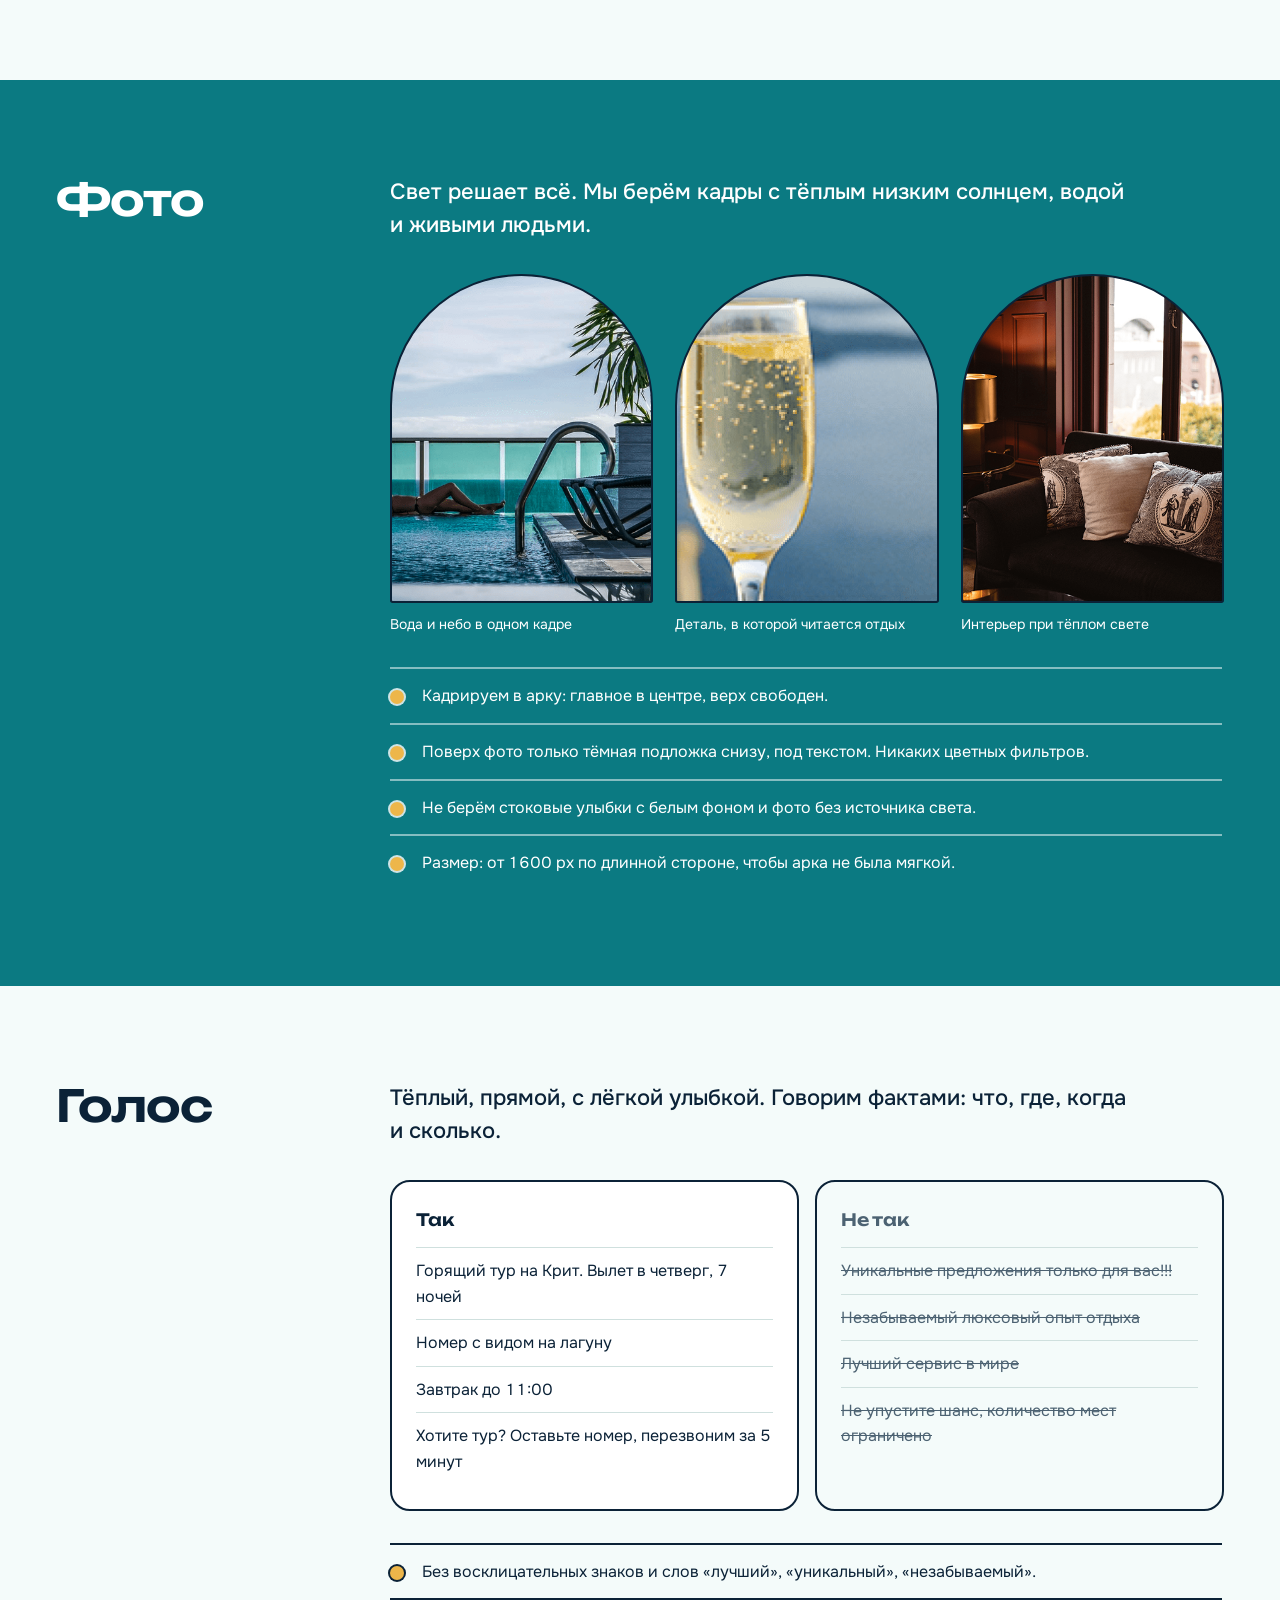
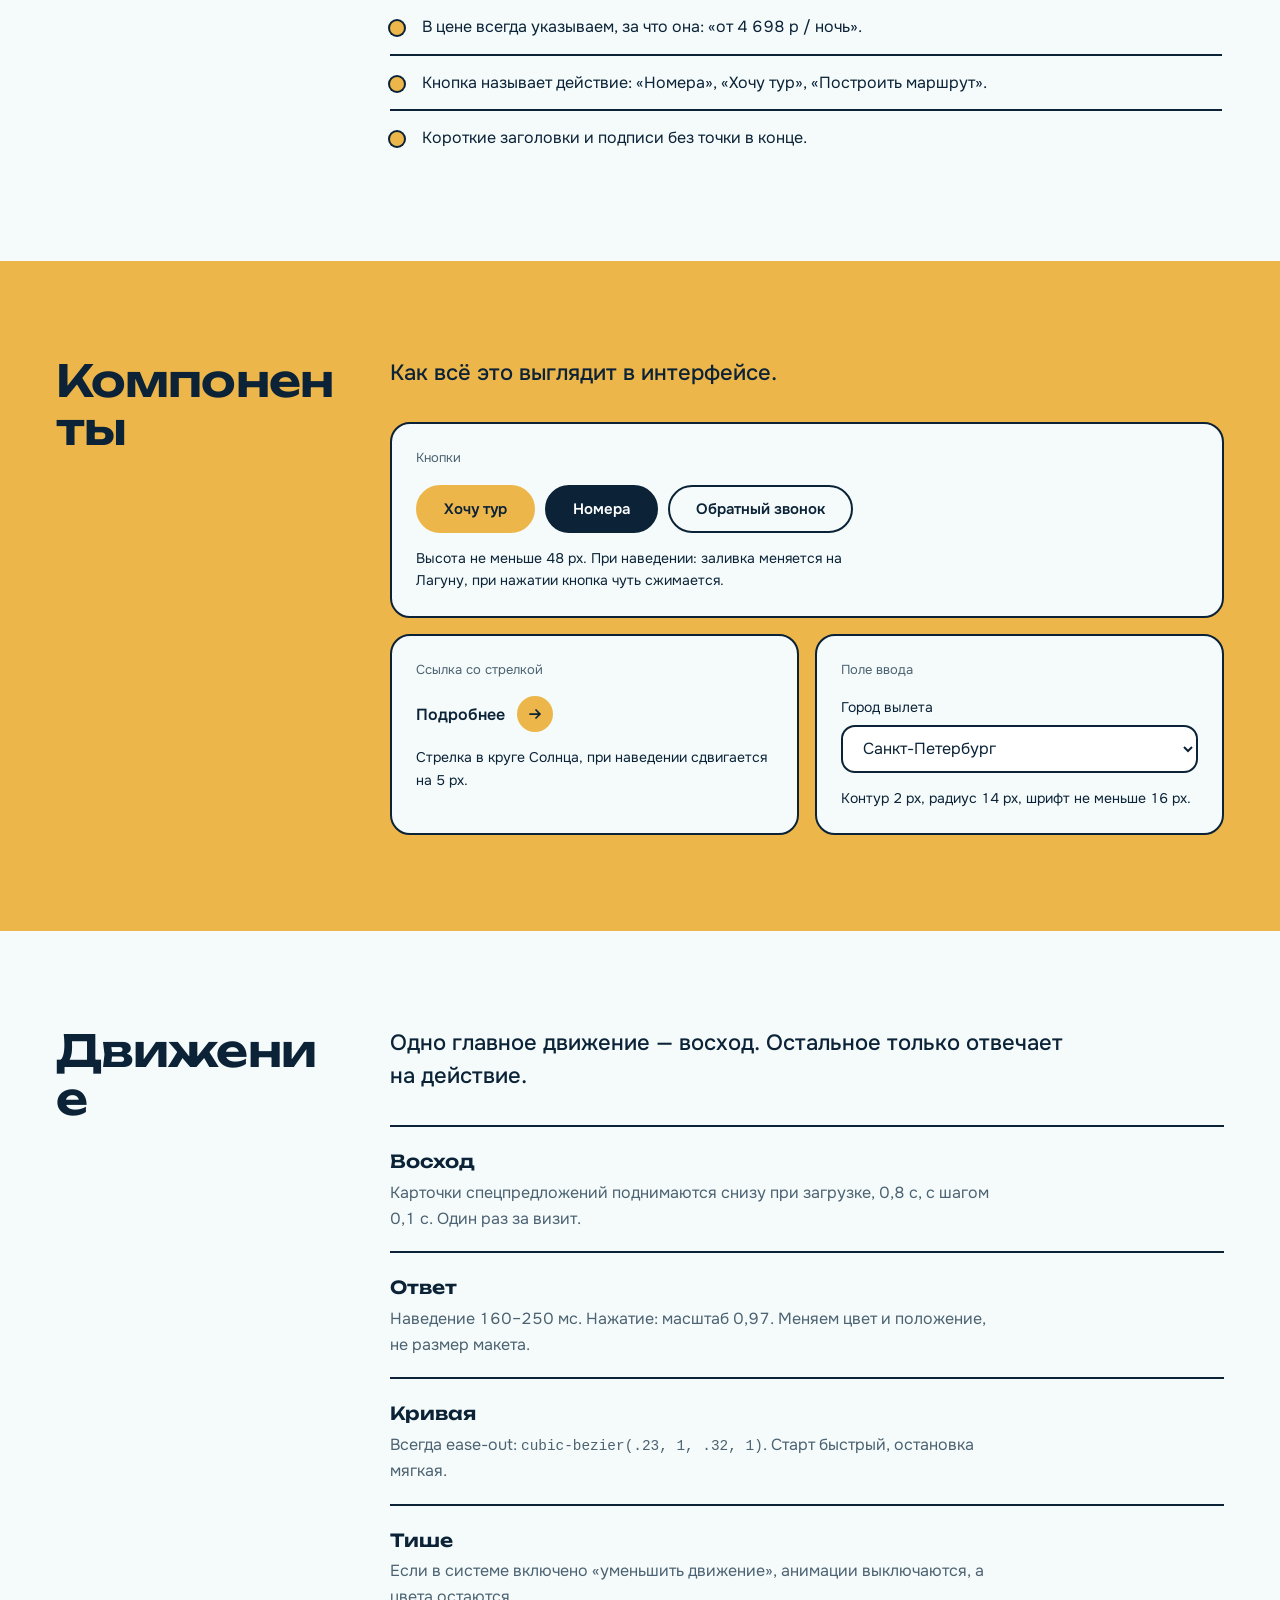
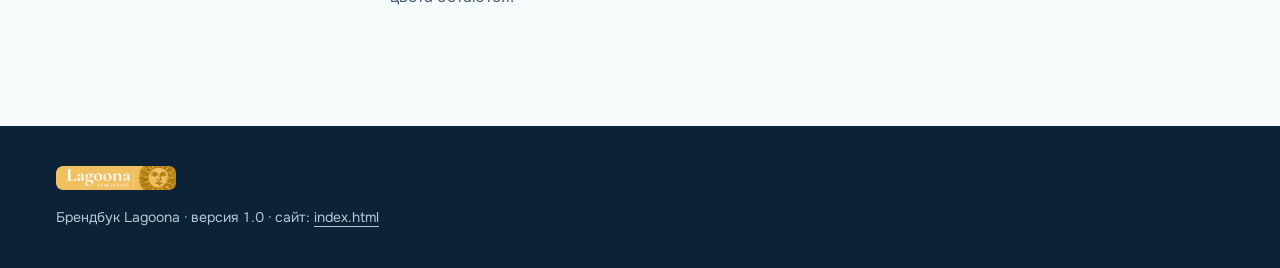
<file: brandbook.html>
<!DOCTYPE html>
<html lang="ru">
<head>
    <meta charset="UTF-8">
    <meta name="viewport" content="width=device-width, initial-scale=1.0">
    <title>Lagoona — брендбук</title>
    <link rel="preconnect" href="https://fonts.googleapis.com">
    <link rel="preconnect" href="https://fonts.gstatic.com" crossorigin>
    <link href="https://fonts.googleapis.com/css2?family=Onest:wght@400;500;600&family=Unbounded:wght@500;600&display=swap" rel="stylesheet">
    <link rel="stylesheet" href="./assets/css/tokens.css">
    <link rel="stylesheet" href="./assets/css/brandbook.css">
</head>
<body>

<header class="bb-top">
    <div class="bb-wrap bb-top__row">
        <img class="bb-top__logo" src="./assets/img/logo.png" alt="Lagoona — сеть отелей">
        <nav aria-label="Разделы брендбука">
            <a href="#idea">Идея</a>
            <a href="#logo">Логотип</a>
            <a href="#color">Цвет</a>
            <a href="#type">Шрифты</a>
            <a href="#shape">Форма</a>
            <a href="#photo">Фото</a>
            <a href="#voice">Голос</a>
            <a href="#ui">Компоненты</a>
            <a href="#motion">Движение</a>
        </nav>
    </div>
</header>

<main>

    <!-- Обложка -->
    <section class="bb-cover">
        <div class="bb-wrap">
            <h1>Брендбук<br>Lagoona</h1>
            <p>Каждое утро&nbsp;— восход. Как мы выглядим, говорим и двигаемся, чтобы гость узнавал нас с первого экрана.</p>
        </div>
        <div class="bb-cover__sun" aria-hidden="true"></div>
    </section>

    <!-- 1. Идея -->
    <section id="idea" class="bb-section">
        <div class="bb-wrap bb-grid">
            <h2>Идея</h2>
            <div class="bb-body">
                <p class="bb-lead">Lagoona — отель, где солнце всегда встаёт над водой. Мы не обещаем роскошь, мы обещаем хорошее утро.</p>
                <ul class="bb-principles">
                    <li>
                        <strong>Свет</strong>
                        <span>Цвета плоские, чистые и насыщенные, как полуденное солнце. Никаких стеклянных свечений и градиентных переливов.</span>
                    </li>
                    <li>
                        <strong>Вода</strong>
                        <span>Много воздуха. Крупные поля, спокойный ритм, фотографии, в которые хочется войти.</span>
                    </li>
                    <li>
                        <strong>Тепло</strong>
                        <span>Говорим просто и конкретно, как хозяин, который встречает у ворот, а не как рекламный буклет.</span>
                    </li>
                </ul>
            </div>
        </div>
    </section>

    <!-- 2. Логотип -->
    <section id="logo" class="bb-section bb-section--sun">
        <div class="bb-wrap bb-grid">
            <h2>Логотип</h2>
            <div class="bb-body">
                <p class="bb-lead">Золотой знак с солнцем уже узнаваем, поэтому мы его не меняем. Вся система построена вокруг него.</p>

                <div class="bb-logo-demo">
                    <figure>
                        <div class="bb-clear"><img src="./assets/img/logo.png" alt="Логотип Lagoona"></div>
                        <figcaption>Охранное поле — высота солнца со всех сторон. Минимальная ширина: 120&nbsp;px на экране, 30&nbsp;мм в печати.</figcaption>
                    </figure>
                    <figure>
                        <div class="bb-on bb-on--deep"><img src="./assets/img/logo.png" alt="Логотип на Глубине"></div>
                        <figcaption>На Глубине и на Пене. Золотая подложка логотипа уже входит в знак.</figcaption>
                    </figure>
                </div>

                <h3>Нельзя</h3>
                <ul class="bb-donts">
                    <li>
                        <div class="bb-dont"><img class="bb-stretch" src="./assets/img/logo.png" alt=""></div>
                        <span>Растягивать и сжимать</span>
                    </li>
                    <li>
                        <div class="bb-dont"><img class="bb-hue" src="./assets/img/logo.png" alt=""></div>
                        <span>Перекрашивать</span>
                    </li>
                    <li>
                        <div class="bb-dont"><img class="bb-glow" src="./assets/img/logo.png" alt=""></div>
                        <span>Добавлять тени и свечения</span>
                    </li>
                    <li>
                        <div class="bb-dont bb-dont--photo"><img src="./assets/img/logo.png" alt=""></div>
                        <span>Ставить поверх пёстрых фото</span>
                    </li>
                </ul>
            </div>
        </div>
    </section>

    <!-- 3. Цвет -->
    <section id="color" class="bb-section">
        <div class="bb-wrap bb-grid">
            <h2>Цвет</h2>
            <div class="bb-body">
                <p class="bb-lead">Четыре цвета и белый. Каждый занимает своё место, поэтому страница читается с первого взгляда.</p>

                <ul class="bb-swatches">
                    <li class="bb-sw bb-sw--sun">
                        <b>Солнце</b>
                        <code>#EDB64A</code>
                        <small>RGB 237 182 74</small>
                        <span>Знак, кнопки, цена. Текст на нём только Глубина.</span>
                    </li>
                    <li class="bb-sw bb-sw--lagoon">
                        <b>Лагуна</b>
                        <code>#0B7A82</code>
                        <small>RGB 11 122 130</small>
                        <span>Крупные цветные поля. Текст на ней только белый.</span>
                    </li>
                    <li class="bb-sw bb-sw--deep">
                        <b>Глубина</b>
                        <code>#0B2237</code>
                        <small>RGB 11 34 55</small>
                        <span>Весь текст, шапка, контуры.</span>
                    </li>
                    <li class="bb-sw bb-sw--foam">
                        <b>Пена</b>
                        <code>#F4FBFA</code>
                        <small>RGB 244 251 250</small>
                        <span>Фон страницы. Белый только для карточек.</span>
                    </li>
                </ul>

                <h3>Пропорции на странице</h3>
                <div class="bb-ratio" role="img" aria-label="Пена 45 процентов, Глубина 25, Лагуна 20, Солнце 10">
                    <i style="flex:45;background:var(--foam)">45</i>
                    <i style="flex:25;background:var(--deep);color:#fff">25</i>
                    <i style="flex:20;background:var(--lagoon);color:#fff">20</i>
                    <i style="flex:10;background:var(--sun)">10</i>
                </div>

                <h3>Пары, которые можно</h3>
                <ul class="bb-pairs">
                    <li style="background:var(--foam);color:var(--deep)"><b>Aa</b> Глубина на Пене <em>15,4 : 1</em></li>
                    <li style="background:var(--sun);color:var(--deep)"><b>Aa</b> Глубина на Солнце <em>8,8 : 1</em></li>
                    <li style="background:var(--lagoon);color:#fff"><b>Aa</b> Белый на Лагуне <em>5,1 : 1</em></li>
                    <li style="background:var(--deep);color:var(--sun)"><b>Aa</b> Солнце на Глубине <em>8,8 : 1</em></li>
                </ul>
                <p class="bb-note">Солнце на Лагуне, наоборот, не читается (2,8&nbsp;:&nbsp;1), поэтому на бирюзе мы ставим жёлтый только как плашку с тёмным текстом.</p>
            </div>
        </div>
    </section>

    <!-- 4. Шрифты -->
    <section id="type" class="bb-section bb-section--deep">
        <div class="bb-wrap bb-grid">
            <h2>Шрифты</h2>
            <div class="bb-body">
                <p class="bb-lead">Два голоса: широкий Unbounded для заголовков, спокойный Onest для всего остального. Оба с кириллицей и бесплатные.</p>

                <div class="bb-specimen">
                    <div>
                        <small>Unbounded · 600 · заголовки, цены, названия</small>
                        <p class="bb-spec-display">Солнце над водой</p>
                    </div>
                    <div>
                        <small>Onest · 400 / 500 / 600 · текст, подписи, кнопки</small>
                        <p class="bb-spec-text">Номера с видом на лагуну, завтрак на террасе и тишина после десяти вечера.</p>
                    </div>
                </div>

                <table class="bb-scale">
                    <thead><tr><th>Уровень</th><th>Шрифт</th><th>Телефон</th><th>Ноутбук</th></tr></thead>
                    <tbody>
                        <tr><td>Заголовок раздела</td><td>Unbounded 600</td><td>28</td><td>48</td></tr>
                        <tr><td>Название карточки</td><td>Unbounded 600</td><td>20</td><td>26</td></tr>
                        <tr><td>Цена</td><td>Unbounded 600</td><td>26</td><td>26</td></tr>
                        <tr><td>Основной текст</td><td>Onest 400</td><td>16</td><td>18</td></tr>
                        <tr><td>Подпись</td><td>Onest 400</td><td>14</td><td>14</td></tr>
                    </tbody>
                </table>

                <ul class="bb-rules">
                    <li>Регистр обычный: никаких заголовков капсом и разрядки.</li>
                    <li>Жирнее 600 не бывает, курсив не используем.</li>
                    <li>Цифры табличные, чтобы цены в столбик не прыгали.</li>
                    <li>Заголовок не длиннее двух строк на телефоне.</li>
                </ul>
            </div>
        </div>
    </section>

    <!-- 5. Форма -->
    <section id="shape" class="bb-section">
        <div class="bb-wrap bb-grid">
            <h2>Форма</h2>
            <div class="bb-body">
                <p class="bb-lead">Три формы из одного образа восхода. Всё остальное прямое и спокойное.</p>

                <ul class="bb-shapes">
                    <li>
                        <div class="bb-shape bb-shape--arch" aria-hidden="true"></div>
                        <strong>Арка</strong>
                        <span>Окно на восход. Фото-карточки спецпредложений и номеров.</span>
                    </li>
                    <li>
                        <div class="bb-shape bb-shape--circle" aria-hidden="true"><b>от 55&nbsp;000&nbsp;р</b></div>
                        <strong>Круг</strong>
                        <span>Солнце. Цена на карточке и кнопка со стрелкой. Наклон −8°, при наведении выравнивается.</span>
                    </li>
                    <li>
                        <div class="bb-shape bb-shape--rays" aria-hidden="true"></div>
                        <strong>Лучи</strong>
                        <span>Один раз на странице, у нижнего края блока «О нас». Всегда наполовину скрыты линией горизонта.</span>
                    </li>
                </ul>

                <ul class="bb-rules">
                    <li>Контур всегда 2&nbsp;px, цвет Глубина.</li>
                    <li>Радиусы: кнопки и метки — полный круг, карточки — арка или 20&nbsp;px, поля ввода — 14&nbsp;px.</li>
                    <li>Тени, свечения и градиенты поверх цвета не используем. Исключение: тёмная подложка под текстом на фото.</li>
                </ul>
            </div>
        </div>
    </section>

    <!-- 6. Фото -->
    <section id="photo" class="bb-section bb-section--lagoon">
        <div class="bb-wrap bb-grid">
            <h2>Фото</h2>
            <div class="bb-body">
                <p class="bb-lead">Свет решает всё. Мы берём кадры с тёплым низким солнцем, водой и живыми людьми.</p>

                <ul class="bb-photos">
                    <li><div class="bb-ph" style="background-image:url('./assets/img/Rectangle14.png')"></div><span>Вода и небо в одном кадре</span></li>
                    <li><div class="bb-ph" style="background-image:url('./assets/img/10.png')"></div><span>Деталь, в которой читается отдых</span></li>
                    <li><div class="bb-ph" style="background-image:url('./assets/img/33 1.png')"></div><span>Интерьер при тёплом свете</span></li>
                </ul>

                <ul class="bb-rules bb-rules--light">
                    <li>Кадрируем в арку: главное в центре, верх свободен.</li>
                    <li>Поверх фото только тёмная подложка снизу, под текстом. Никаких цветных фильтров.</li>
                    <li>Не берём стоковые улыбки с белым фоном и фото без источника света.</li>
                    <li>Размер: от 1600&nbsp;px по длинной стороне, чтобы арка не была мягкой.</li>
                </ul>
            </div>
        </div>
    </section>

    <!-- 7. Голос -->
    <section id="voice" class="bb-section">
        <div class="bb-wrap bb-grid">
            <h2>Голос</h2>
            <div class="bb-body">
                <p class="bb-lead">Тёплый, прямой, с лёгкой улыбкой. Говорим фактами: что, где, когда и сколько.</p>

                <div class="bb-voice">
                    <div class="bb-voice__yes">
                        <h3>Так</h3>
                        <ul>
                            <li>Горящий тур на Крит. Вылет в четверг, 7 ночей</li>
                            <li>Номер с видом на лагуну</li>
                            <li>Завтрак до 11:00</li>
                            <li>Хотите тур? Оставьте номер, перезвоним за 5 минут</li>
                        </ul>
                    </div>
                    <div class="bb-voice__no">
                        <h3>Не так</h3>
                        <ul>
                            <li>Уникальные предложения только для вас!!!</li>
                            <li>Незабываемый люксовый опыт отдыха</li>
                            <li>Лучший сервис в мире</li>
                            <li>Не упустите шанс, количество мест ограничено</li>
                        </ul>
                    </div>
                </div>

                <ul class="bb-rules">
                    <li>Без восклицательных знаков и слов «лучший», «уникальный», «незабываемый».</li>
                    <li>В цене всегда указываем, за что она: «от 4&nbsp;698&nbsp;р / ночь».</li>
                    <li>Кнопка называет действие: «Номера», «Хочу тур», «Построить маршрут».</li>
                    <li>Короткие заголовки и подписи без точки в конце.</li>
                </ul>
            </div>
        </div>
    </section>

    <!-- 8. Компоненты -->
    <section id="ui" class="bb-section bb-section--sun">
        <div class="bb-wrap bb-grid">
            <h2>Компоненты</h2>
            <div class="bb-body">
                <p class="bb-lead">Как всё это выглядит в интерфейсе.</p>

                <div class="bb-ui">
                    <div class="bb-ui__cell">
                        <small>Кнопки</small>
                        <div class="bb-ui__row">
                            <button class="bb-btn bb-btn--sun">Хочу тур</button>
                            <button class="bb-btn bb-btn--deep">Номера</button>
                            <button class="bb-btn bb-btn--line">Обратный звонок</button>
                        </div>
                        <p class="bb-note">Высота не меньше 48&nbsp;px. При наведении: заливка меняется на Лагуну, при нажатии кнопка чуть сжимается.</p>
                    </div>
                    <div class="bb-ui__cell">
                        <small>Ссылка со стрелкой</small>
                        <a class="bb-arrow" href="#ui">Подробнее</a>
                        <p class="bb-note">Стрелка в круге Солнца, при наведении сдвигается на 5&nbsp;px.</p>
                    </div>
                    <div class="bb-ui__cell">
                        <small>Поле ввода</small>
                        <label class="bb-field"><span>Город вылета</span><select><option>Санкт-Петербург</option><option>Москва</option></select></label>
                        <p class="bb-note">Контур 2&nbsp;px, радиус 14&nbsp;px, шрифт не меньше 16&nbsp;px.</p>
                    </div>
                </div>
            </div>
        </div>
    </section>

    <!-- 9. Движение -->
    <section id="motion" class="bb-section">
        <div class="bb-wrap bb-grid">
            <h2>Движение</h2>
            <div class="bb-body">
                <p class="bb-lead">Одно главное движение — восход. Остальное только отвечает на действие.</p>
                <ul class="bb-motion">
                    <li><strong>Восход</strong><span>Карточки спецпредложений поднимаются снизу при загрузке, 0,8&nbsp;с, с шагом 0,1&nbsp;с. Один раз за визит.</span></li>
                    <li><strong>Ответ</strong><span>Наведение 160–250&nbsp;мс. Нажатие: масштаб 0,97. Меняем цвет и положение, не размер макета.</span></li>
                    <li><strong>Кривая</strong><span>Всегда ease-out: <code>cubic-bezier(.23, 1, .32, 1)</code>. Старт быстрый, остановка мягкая.</span></li>
                    <li><strong>Тише</strong><span>Если в системе включено «уменьшить движение», анимации выключаются, а цвета остаются.</span></li>
                </ul>
            </div>
        </div>
    </section>

</main>

<footer class="bb-foot">
    <div class="bb-wrap">
        <img src="./assets/img/logo.png" alt="Lagoona">
        <p>Брендбук Lagoona · версия 1.0 · сайт: <a href="./index.html">index.html</a></p>
    </div>
</footer>

</body>
</html>
</file>
<file: assets/css/tokens.css>
/* ==========================================================================
   Lagoona — дизайн-токены (см. brandbook.html)
   Подключается раньше main.css и brandbook.css.
   ========================================================================== */

:root{
    /* Цвет */
    --sun:      #EDB64A;   /* Солнце — цвет логотипа. Текст на нём: только Глубина (8.8:1) */
    --lagoon:   #0B7A82;   /* Лагуна — крупные поля. Текст на ней: только белый (5.1:1) */
    --deep:     #0B2237;   /* Глубина — текст, шапка, контуры */
    --foam:     #F4FBFA;   /* Пена — фон страницы */
    --white:    #FFFFFF;
    --muted:    #4C6272;   /* второстепенный текст на Пене (6.1:1) */
    --sun-ink:  #8A5A0B;   /* Солнце как цвет текста на светлом (5.6:1) */
    --line:     #CFE0DE;   /* тонкие линии на светлом */
    --line-d:   rgba(255, 255, 255, .22);

    /* Форма */
    --arch:     999px 999px 20px 20px;   /* арка — «окно на восход» */
    --r-card:   20px;
    --r-pill:   999px;
    --stroke:   2px;                     /* контур — всегда 2px */

    /* Шрифты */
    --display:  'Unbounded', 'Onest', 'Segoe UI', Arial, sans-serif;
    --text:     'Onest', -apple-system, BlinkMacSystemFont, 'Segoe UI', Roboto, Arial, sans-serif;

    /* Движение */
    --ease:     cubic-bezier(.23, 1, .32, 1);   /* сильный ease-out */

    /* Стрелки (рисуются, не печатаются символом) */
    --arrow-deep: url("data:image/svg+xml,%3Csvg xmlns='http://www.w3.org/2000/svg' viewBox='0 0 16 16' fill='none' stroke='%230B2237' stroke-width='1.75' stroke-linecap='round' stroke-linejoin='round'%3E%3Cpath d='M3 8h10M9 4l4 4-4 4'/%3E%3C/svg%3E");
}
</file>
<file: assets/css/main.css>
/* ==========================================================================
   Lagoona — main.css
   Mobile first: база для телефона, дальше min-width 640 / 1024 / 1200.
   Токены (цвета, шрифты, формы) — tokens.css, правила — brandbook.html.
   ========================================================================== */

:root{
    --shadow-sm: 0 1px 2px rgba(11, 34, 55, .06), 0 4px 16px rgba(11, 34, 55, .06);
    --shadow-lg: 0 2px 4px rgba(11, 34, 55, .06), 0 18px 40px rgba(11, 34, 55, .14);
    --header-h: 64px;
    --gutter: 20px;
    --deep-2: #081A2B;
    --on-deep: #A9BCCB;               /* второстепенный текст на Глубине, 7:1 */
    --field: #E3EEEC;                 /* рамка полей */
    --chevron: url("data:image/svg+xml,%3Csvg xmlns='http://www.w3.org/2000/svg' viewBox='0 0 16 16' fill='none' stroke='%230B2237' stroke-width='1.75' stroke-linecap='round' stroke-linejoin='round'%3E%3Cpath d='M4 6l4 4 4-4'/%3E%3C/svg%3E");
}

/* ---------- База ---------- */
*,
*::before,
*::after{
    box-sizing: border-box;
}
html{
    scroll-behavior: smooth;
    scroll-padding-top: calc(var(--header-h) + 16px);
    -webkit-tap-highlight-color: transparent;
    -webkit-text-size-adjust: 100%;
    accent-color: var(--lagoon);
}
body{
    margin: 0;
    overflow-x: clip;
    font-family: var(--text);
    font-size: 16px;
    line-height: 1.6;
    color: var(--deep);
    background: var(--foam);
    -webkit-font-smoothing: antialiased;
    font-variant-numeric: tabular-nums;
}
img{
    display: block;
    max-width: 100%;
    height: auto;
}
ul,
dl,
dd,
figure,
p,
h1,
h2,
h3{
    margin: 0;
    padding: 0;
}
ul{
    list-style: none;
}
a{
    color: inherit;
    text-decoration: none;
}
button,
input,
select{
    font: inherit;
    color: inherit;
}
::selection{
    background: var(--sun);
    color: var(--deep);
}
:focus-visible{
    outline: 3px solid var(--lagoon);
    outline-offset: 3px;
    border-radius: 8px;
}

.container{
    width: 100%;
    max-width: 1240px;
    margin-inline: auto;
    padding-inline: var(--gutter);
}
.i{
    flex: none;
    width: 16px;
    height: 16px;
}
.i--24{
    width: 24px;
    height: 24px;
}

h1,
h2,
h3{
    font-family: var(--display);
    font-weight: 600;
    letter-spacing: -.02em;
    overflow-wrap: anywhere;
    text-wrap: balance;
}
h2{
    margin-bottom: 28px;
    font-size: clamp(20px, 6.6vw, 28px);   /* на 320 px «Спецпредложения» влезает в строку */
    hyphens: auto;
    line-height: 1.1;
}

/* ---------- Кнопки ---------- */
.btn{
    display: inline-flex;
    align-items: center;
    justify-content: center;
    gap: 10px;
    min-height: 48px;
    padding: 0 24px;
    font-size: 15px;
    font-weight: 600;
    line-height: 1.2;
    text-align: center;
    white-space: nowrap;
    cursor: pointer;
    border: 2px solid transparent;
    border-radius: var(--r-pill);
    transition: background-color .2s var(--ease), color .2s var(--ease), border-color .2s var(--ease), transform .16s var(--ease);
}
.btn:active{
    transform: scale(.97);
}
.btn--lg{
    min-height: 56px;
    padding: 0 30px;
    font-size: 16px;
}
.btn--sun{
    color: var(--deep);
    background: var(--sun);
}
.btn--deep{
    color: var(--white);
    background: var(--deep);
}
.btn--line{
    color: var(--deep);
    border-color: var(--deep);
}
.btn--line-light{
    color: var(--white);
    border-color: rgba(255, 255, 255, .4);
}

/* ссылка со стрелкой в круге */
.link-arrow{
    display: inline-flex;
    align-items: center;
    gap: 12px;
    font-size: 15px;
    font-weight: 600;
}
.link-arrow--light{
    color: var(--white);
}
.link-arrow__dot{
    display: grid;
    place-items: center;
    width: 36px;
    height: 36px;
    color: var(--deep);
    background: var(--sun);
    border-radius: 50%;
    transition: transform .2s var(--ease);
}

/* знак цены — «солнце» */
.sun-badge{
    display: grid;
    place-content: center;
    width: 92px;
    height: 92px;
    padding: 8px;
    font-size: 12px;
    font-weight: 500;
    line-height: 1.25;
    text-align: center;
    color: var(--deep);
    background: var(--sun);
    border-radius: 50%;
    transform: rotate(-8deg);
    transition: transform .3s var(--ease);
}
.sun-badge b{
    display: block;
    font-family: var(--display);
    font-size: 15px;
    font-weight: 600;
    letter-spacing: -.02em;
    white-space: nowrap;
}

/* ==========================================================================
   Шапка
   ========================================================================== */
.site-header{
    position: sticky;
    top: 0;
    z-index: 50;
    color: var(--white);
    background: var(--deep);
}
.site-header__row{
    display: flex;
    align-items: center;
    gap: 10px;
    min-height: var(--header-h);
}
.site-header__logo{
    margin-right: auto;
}
.site-header__logo img{
    width: 128px;
    border-radius: 6px;
}
.site-header__cta{
    min-height: 40px;
    padding: 0 16px;
    font-size: 14px;
}
.burger{
    display: grid;
    place-items: center;
    width: 44px;
    height: 44px;
    padding: 0;
    color: var(--white);
    background: transparent;
    border: 0;
    border-radius: 12px;
    cursor: pointer;
}
.burger__close,
.site-header.is-open .burger__open{
    display: none;
}
.site-header.is-open .burger__close{
    display: block;
}

/* мобильное меню — панель на весь экран под шапкой */
.site-nav{
    position: fixed;
    top: var(--header-h);
    left: 0;
    right: 0;
    bottom: 0;
    display: flex;
    flex-direction: column;
    gap: 28px;
    padding: 12px var(--gutter) 32px;
    overflow-y: auto;
    background: var(--deep);
    border-top: 1px solid var(--line-d);
    visibility: hidden;
    opacity: 0;
    transform: translateY(-8px);
    transition: opacity .2s var(--ease), transform .2s var(--ease), visibility 0s linear .2s;
}
.site-header.is-open .site-nav{
    visibility: visible;
    opacity: 1;
    transform: none;
    transition: opacity .2s var(--ease), transform .2s var(--ease), visibility 0s;
}
.site-nav ul a{
    display: block;
    padding: 16px 0;
    font-family: var(--display);
    font-size: 20px;
    font-weight: 500;
    letter-spacing: -.01em;
    border-bottom: 1px solid var(--line-d);
}
.site-nav__extra{
    display: grid;
    gap: 16px;
}
.site-nav__phone{
    display: inline-flex;
    align-items: center;
    gap: 10px;
    font-size: 18px;
    font-weight: 600;
}
.site-nav__cabinet{
    color: var(--sun);
    font-weight: 500;
}
html.menu-open{
    overflow: hidden;
}

/* ==========================================================================
   Первый экран
   ========================================================================== */
.hero{
    overflow: clip;
    padding: 36px 0 32px;
}
.hero__grid{
    display: grid;
    grid-template-columns: minmax(0, 1fr);
    gap: 36px;
}
.hero h1{
    margin-bottom: 18px;
    font-size: clamp(32px, 10vw, 38px);
    line-height: 1.02;
    letter-spacing: -.03em;
}
.hero__lead{
    max-width: 34em;
    margin-bottom: 28px;
    font-size: 17px;
    color: var(--muted);
}
.hero__actions{
    display: flex;
    flex-wrap: wrap;
    gap: 12px;
}
.hero__actions .btn{
    flex: 1 1 200px;
}
.hero__media{
    position: relative;
    isolation: isolate;
    width: min(100%, 440px);
    margin-inline: auto;
}
.hero__media img{
    width: 100%;
    aspect-ratio: 5 / 6;
    object-fit: cover;
    border-radius: var(--arch);
}
.hero__media::before{                  /* лучи за аркой */
    content: "";
    position: absolute;
    z-index: -1;
    left: 50%;
    top: -14%;
    width: 140%;
    aspect-ratio: 1;
    translate: -50% 0;
    border-radius: 50%;
    background: repeating-conic-gradient(var(--sun) 0 4deg, transparent 4deg 12deg);
    -webkit-mask: radial-gradient(circle, transparent 0 36%, #000 36.5% 70%, transparent 70.5%);
    mask: radial-gradient(circle, transparent 0 36%, #000 36.5% 70%, transparent 70.5%);
}
.hero__badge{
    position: absolute;
    left: -6px;
    bottom: 28px;
    width: 104px;
    height: 104px;
}
.hero__badge b{
    font-size: 16px;
}

/* ==========================================================================
   Хочу тур — форма подбора
   ========================================================================== */
.tour{
    padding-bottom: 8px;
}
.tour__form{
    display: grid;
    grid-template-columns: minmax(0, 1fr) minmax(0, 1fr);
    gap: 14px 12px;
    padding: 22px 18px;
    background: var(--white);
    border-radius: 24px;
    box-shadow: var(--shadow-sm);
}
.tour__title{
    grid-column: 1 / -1;
    margin: 0;
    font-size: 22px;
}
.field{
    grid-column: 1 / -1;
    display: grid;
    gap: 6px;
    min-width: 0;
}
.field--short{
    grid-column: span 1;
}
.field span{
    font-size: 13px;
    font-weight: 500;
    color: var(--muted);
}
.field select,
.field input,
.filters__sort select{
    width: 100%;
    min-width: 0;
    min-height: 52px;
    padding: 0 14px;
    font-size: 16px;                  /* 16px — чтобы iOS не зумил поле */
    color: var(--deep);
    background-color: var(--foam);
    border: 1.5px solid var(--field);
    border-radius: 14px;
    transition: border-color .2s var(--ease), box-shadow .2s var(--ease);
}
.field select,
.filters__sort select{
    padding-right: 40px;
    background-image: var(--chevron);
    background-repeat: no-repeat;
    background-position: right 14px center;
    background-size: 16px;
    -webkit-appearance: none;
    appearance: none;
    cursor: pointer;
}
.field select:focus,
.field input:focus,
.filters__sort select:focus{
    outline: none;
    border-color: var(--lagoon);
    box-shadow: 0 0 0 4px rgba(11, 122, 130, .15);
}
.tour__submit{
    grid-column: 1 / -1;
    margin-top: 4px;
}

/* ==========================================================================
   Секции
   ========================================================================== */
.section{
    padding: 64px 0;
}

/* ---------- Спецпредложения ---------- */
.offers__grid{
    display: grid;
    grid-template-columns: minmax(0, 1fr);
    gap: 16px;
}
.offer{
    position: relative;
    isolation: isolate;
    aspect-ratio: 5 / 4;
    min-width: 0;                     /* без min-height: иначе aspect-ratio раздувает ширину */
    overflow: hidden;
    color: var(--white);
    background: var(--deep);
    border-radius: 24px;
}
.offer > img{
    position: absolute;
    inset: 0;
    z-index: -2;
    width: 100%;
    height: 100%;
    object-fit: cover;
    transition: transform .6s var(--ease);
}
.offer::after{
    content: "";
    position: absolute;
    inset: 0;
    z-index: -1;
    background: linear-gradient(to top, rgba(11, 34, 55, .88) 0%, rgba(11, 34, 55, .35) 45%, rgba(11, 34, 55, 0) 70%);
}
.offer__badge{
    position: absolute;
    top: 16px;
    right: 16px;
}
.offer__text{
    position: absolute;
    left: 0;
    right: 0;
    bottom: 0;
    display: grid;
    justify-items: start;
    gap: 14px;
    padding: 22px;
}
.offer h3{
    max-width: 16ch;
    font-size: 22px;
    line-height: 1.12;
}

/* ---------- О нас ---------- */
.about{
    background: var(--white);
}
.about__grid{
    display: grid;
    grid-template-columns: minmax(0, 1fr);
    gap: 32px;
}
.about__text p{
    max-width: 38em;
    font-size: 17px;
    line-height: 1.7;
}
.about__text p + p{
    margin-top: 16px;
    color: var(--muted);
}
.about__media img{
    width: 100%;
    aspect-ratio: 5 / 4;
    object-fit: cover;
    border-radius: 24px;
}

/* ---------- Услуги ---------- */
.services__grid{
    display: grid;
    grid-template-columns: minmax(0, 1fr);
    gap: 32px;
}
.service img{
    width: 100%;
    aspect-ratio: 3 / 1;
    object-fit: cover;
    border-radius: 20px;
    margin-bottom: 18px;
}
.service h3{
    margin-bottom: 8px;
    font-size: 19px;
    line-height: 1.3;
}
.service h3 a{
    transition: color .2s var(--ease);
}
.service p{
    max-width: 44ch;
    font-size: 15px;
    color: var(--muted);
}

/* ---------- Преимущества ---------- */
.benefits{
    background: var(--white);
}
.benefits__grid{
    display: grid;
    grid-template-columns: minmax(0, 1fr);
    gap: 12px;
}
.benefits__grid li{
    display: flex;
    align-items: center;
    gap: 16px;
    padding: 16px;
    background: var(--foam);
    border-radius: 20px;
}
.benefits__grid img{
    flex: none;
    width: 52px;
    height: 52px;
    object-fit: contain;
}
.benefits__grid p{
    font-size: 15px;
    line-height: 1.5;
}

/* ---------- Размещение ---------- */
.rooms__head{
    display: flex;
    flex-wrap: wrap;
    align-items: baseline;
    justify-content: space-between;
    gap: 8px 16px;
    margin-bottom: 20px;
}
.rooms__head h2{
    margin: 0;
}
.found{
    font-size: 15px;
    color: var(--muted);
}
.found b{
    font-family: var(--display);
    color: var(--deep);
}
.filters{
    display: flex;
    flex-wrap: wrap;
    align-items: center;
    justify-content: space-between;
    gap: 12px 16px;
    margin-bottom: 24px;
}
.chips{
    display: flex;
    flex-wrap: wrap;
    gap: 8px;
}
.chip{
    min-height: 42px;
    padding: 0 18px;
    font-size: 14px;
    font-weight: 600;
    color: var(--deep);
    background: var(--white);
    border: 1.5px solid var(--field);
    border-radius: var(--r-pill);
    cursor: pointer;
    transition: background-color .2s var(--ease), color .2s var(--ease), border-color .2s var(--ease), transform .16s var(--ease);
}
.chip:active{
    transform: scale(.97);
}
.chip.is-on{
    color: var(--white);
    background: var(--deep);
    border-color: var(--deep);
}
.filters__sort{
    display: flex;
    align-items: center;
    gap: 10px;
    flex: 1 1 220px;
    max-width: 320px;
    font-size: 14px;
    color: var(--muted);
}
.filters__sort span{
    flex: none;
}
.filters__sort select{
    min-height: 44px;
    background-color: var(--white);
}

.rooms__grid{
    display: grid;
    grid-template-columns: minmax(0, 1fr);
    gap: 20px;
}
.room{
    display: flex;
    flex-direction: column;
    padding: 8px;
    background: var(--white);
    border-radius: 24px;
    box-shadow: var(--shadow-sm);
    transition: transform .25s var(--ease), box-shadow .25s var(--ease);
}
.room[hidden]{
    display: none;
}
.room__media{
    position: relative;
    overflow: hidden;
    border-radius: 18px;
}
.room__media img{
    width: 100%;
    aspect-ratio: 16 / 10;
    object-fit: cover;
    transition: transform .6s var(--ease);
}
.room__rating{
    position: absolute;
    top: 12px;
    left: 12px;
    display: inline-flex;
    align-items: center;
    gap: 6px;
    padding: 6px 12px;
    font-size: 13px;
    font-weight: 600;
    color: var(--deep);
    background: rgba(255, 255, 255, .94);
    border-radius: var(--r-pill);
}
.room__rating .i{
    width: 14px;
    height: 14px;
    color: var(--sun);
}
.room__rating--top{
    background: var(--sun);
}
.room__rating--top .i{
    color: var(--deep);
}
.room__body{
    display: flex;
    flex: 1;
    flex-direction: column;
    padding: 16px 12px 12px;
}
.room h3{
    margin-bottom: 6px;
    font-size: 18px;
    line-height: 1.3;
}
.room__place{
    display: flex;
    align-items: center;
    gap: 6px;
    font-size: 14px;
    color: var(--muted);
}
.room__foot{
    display: flex;
    flex-wrap: wrap;
    align-items: center;
    justify-content: space-between;
    gap: 12px;
    margin-top: auto;
    padding-top: 16px;
}
.room__body > .room__place{
    margin-bottom: 16px;
}
.room__foot{
    border-top: 1px solid var(--field);
}
.room__price{
    font-size: 13px;
    color: var(--muted);
}
.room__price b{
    font-family: var(--display);
    font-size: 20px;
    font-weight: 600;
    letter-spacing: -.02em;
    color: var(--deep);
}
.room__foot .btn{
    min-height: 44px;
    padding: 0 22px;
}
.rooms__more{
    display: flex;
    justify-content: center;
    margin-top: 32px;
}

/* ---------- Контакты ---------- */
.contacts__card{
    position: relative;
    isolation: isolate;
    overflow: hidden;
    padding: 36px 22px;
    color: var(--white);
    background: var(--deep);
    border-radius: 28px;
}
.contacts__card h2{
    color: var(--white);
}
.contacts__list{
    display: grid;
    gap: 22px;
    margin-bottom: 32px;
}
.contacts__list dt{
    display: flex;
    align-items: center;
    gap: 8px;
    margin-bottom: 6px;
    font-size: 13px;
    font-weight: 500;
    color: var(--on-deep);
}
.contacts__list dd{
    font-size: 17px;
    line-height: 1.5;
}
.contacts__list dd a{
    display: block;
    width: fit-content;
    transition: color .2s var(--ease);
}
.contacts__list dd small{
    display: block;
    margin-bottom: 8px;
    font-size: 13px;
    color: var(--on-deep);
}
.contacts__sun{
    position: absolute;
    z-index: -1;
    right: -70px;
    bottom: -60px;
    width: 260px;
    opacity: .14;
    pointer-events: none;
}

/* ---------- Подвал ---------- */
.site-footer{
    padding: 48px 0 40px;
    font-size: 14px;
    color: var(--on-deep);
    background: var(--deep-2);
}
.site-footer__grid{
    display: grid;
    grid-template-columns: minmax(0, 1fr);
    gap: 28px;
}
.site-footer__brand img{
    width: 140px;
    margin-bottom: 16px;
    border-radius: 6px;
}
.site-footer__col,
.site-footer__legal{
    display: grid;
    align-content: start;
    gap: 8px;
}
.site-footer a{
    width: fit-content;
    color: var(--white);
    transition: color .2s var(--ease);
}

/* ==========================================================================
   ≥ 640px — большой телефон / планшет
   ========================================================================== */
@media (min-width: 640px){
    :root{
        --gutter: 32px;
    }
    h2{
        font-size: 36px;
        margin-bottom: 36px;
    }
    .section{
        padding: 88px 0;
    }
    .hero{
        padding: 56px 0 48px;
    }
    .hero h1{
        font-size: 52px;
    }
    .hero__lead{
        font-size: 19px;
    }
    .hero__actions .btn{
        flex: 0 0 auto;
    }

    .tour__form{
        grid-template-columns: repeat(4, minmax(0, 1fr));
        padding: 28px;
    }
    .field{
        grid-column: span 2;
    }
    .field--short{
        grid-column: span 1;
    }
    .tour__submit{
        grid-column: span 2;
        margin-top: 0;
        align-self: end;
    }

    .offers__grid{
        grid-template-columns: repeat(2, minmax(0, 1fr));
    }
    .offer{
        aspect-ratio: 16 / 11;
    }
    .offer--wide{
        grid-column: 1 / -1;
        aspect-ratio: 21 / 9;
    }

    .services__grid{
        grid-template-columns: repeat(2, minmax(0, 1fr));
        gap: 40px 28px;
    }
    .benefits__grid{
        grid-template-columns: repeat(2, minmax(0, 1fr));
    }
    .rooms__grid{
        grid-template-columns: repeat(2, minmax(0, 1fr));
    }

    .contacts__card{
        padding: 48px 40px;
    }
    .contacts__list{
        grid-template-columns: repeat(2, minmax(0, 1fr));
        gap: 28px 32px;
    }
    .contacts__sun{
        width: 380px;
        right: -80px;
        bottom: -90px;
    }

    .site-footer__grid{
        grid-template-columns: repeat(2, minmax(0, 1fr));
        gap: 32px;
    }
}

/* ==========================================================================
   ≥ 1024px — ноутбук
   ========================================================================== */
@media (min-width: 1024px){
    :root{
        --gutter: 36px;
    }
    h2{
        font-size: 44px;
        margin-bottom: 44px;
    }
    .section{
        padding: 112px 0;
    }

    .hero{
        padding: 72px 0 64px;
    }
    .hero__grid{
        grid-template-columns: minmax(0, 1.15fr) minmax(0, .85fr);
        align-items: center;
        gap: 64px;
    }
    .hero h1{
        font-size: 68px;
        margin-bottom: 24px;
    }
    .hero__lead{
        font-size: 20px;
        margin-bottom: 36px;
    }
    .hero__media{
        width: 100%;
        max-width: 460px;
        margin-right: 0;
    }
    .hero__badge{
        left: -40px;
        width: 124px;
        height: 124px;
        font-size: 13px;
    }
    .hero__badge b{
        font-size: 18px;
    }

    .tour__form{
        grid-template-columns: repeat(3, minmax(0, 1fr)) repeat(2, minmax(0, .55fr)) auto;
        align-items: end;
        padding: 28px 32px 32px;
    }
    .field,
    .field--short{
        grid-column: auto;
    }
    .tour__submit{
        grid-column: auto;
        padding-inline: 36px;
    }

    .offers__grid{
        gap: 24px;
    }
    .offer{
        aspect-ratio: 16 / 9;
    }
    .offer--wide{
        aspect-ratio: 12 / 5;
    }
    .offer__text{
        padding: 32px;
    }
    .offer h3{
        font-size: 26px;
    }
    .offer--wide h3{
        font-size: 36px;
    }
    .offer__badge{
        top: 24px;
        right: 24px;
        width: 108px;
        height: 108px;
        font-size: 13px;
    }
    .offer__badge b{
        font-size: 17px;
    }

    .about__grid{
        grid-template-columns: minmax(0, 1fr) minmax(0, 1fr);
        align-items: center;
        gap: 72px;
    }
    .about__text p{
        font-size: 18px;
    }

    .services__grid{
        gap: 56px 40px;
    }
    .service h3{
        font-size: 22px;
    }

    .benefits__grid{
        grid-template-columns: repeat(4, minmax(0, 1fr));
        gap: 16px;
    }
    .benefits__grid li{
        flex-direction: column;
        align-items: flex-start;
        gap: 20px;
        padding: 24px;
    }
    .benefits__grid img{
        width: 60px;
        height: 60px;
    }

    .rooms__grid{
        grid-template-columns: repeat(3, minmax(0, 1fr));
        gap: 24px;
    }

    .contacts__card{
        padding: 72px 64px;
    }
    .contacts__list{
        max-width: 760px;
    }
    .contacts__sun{
        width: 480px;
        right: -40px;
        bottom: -120px;
        opacity: .16;
    }

    .site-footer__grid{
        grid-template-columns: minmax(0, 1.3fr) minmax(0, 1fr) minmax(0, 1fr) minmax(0, 1.3fr);
    }
}

/* ==========================================================================
   ≥ 1200px — меню в шапке в одну строку, верхняя полоска с контактами
   ========================================================================== */
@media (min-width: 1200px){
    :root{
        --header-h: 112px;
    }
    .site-header__row{
        display: grid;
        grid-template-columns: auto minmax(0, 1fr) auto;
        grid-template-areas:
            "extra extra extra"
            "logo  menu  cta";
        column-gap: 40px;
        row-gap: 0;
        min-height: 0;
    }
    .burger{
        display: none;
    }
    .site-nav{
        display: contents;
        position: static;
        visibility: visible;
        opacity: 1;
        transform: none;
        transition: none;
    }
    .site-nav__extra{
        grid-area: extra;
        display: flex;
        align-items: center;
        justify-content: flex-end;
        gap: 28px;
        height: 40px;
        font-size: 14px;
        border-bottom: 1px solid var(--line-d);
    }
    .site-nav__phone{
        gap: 8px;
        font-size: 14px;
    }
    .site-nav__extra .btn{
        min-height: 30px;
        padding: 0 14px;
        font-size: 13px;
        border-width: 1.5px;
    }
    .site-header__logo{
        grid-area: logo;
        margin: 0;
        padding-block: 16px;
    }
    .site-header__logo img{
        width: 156px;
    }
    .site-nav ul{
        grid-area: menu;
        display: flex;
        justify-content: center;
        gap: 30px;
    }
    .site-nav ul a{
        padding: 8px 0;
        font-family: var(--text);
        font-size: 15px;
        font-weight: 500;
        letter-spacing: 0;
        border: 0;
        color: rgba(255, 255, 255, .88);
    }
    .site-header__cta{
        grid-area: cta;
        min-height: 44px;
        padding: 0 22px;
        font-size: 15px;
    }
}

/* ==========================================================================
   Наведение — только мышь (на тач-экранах не залипает)
   ========================================================================== */
@media (hover: hover) and (pointer: fine){
    .btn--sun:hover{
        background: #F4C76C;
    }
    .btn--deep:hover{
        background: var(--lagoon);
    }
    .btn--line:hover{
        color: var(--white);
        background: var(--deep);
    }
    .btn--line-light:hover{
        color: var(--deep);
        background: var(--white);
        border-color: var(--white);
    }
    .burger:hover{
        background: rgba(255, 255, 255, .08);
    }
    .site-nav a:hover,
    .site-footer a:hover,
    .contacts__list dd a:hover{
        color: var(--sun);
    }
    .chip:not(.is-on):hover{
        border-color: var(--deep);
    }
    .offer:hover > img,
    .room:hover .room__media img{
        transform: scale(1.05);
    }
    .offer:hover .sun-badge{
        transform: rotate(0) scale(1.04);
    }
    .link-arrow:hover .link-arrow__dot{
        transform: translateX(4px);
    }
    .room:hover{
        transform: translateY(-4px);
        box-shadow: var(--shadow-lg);
    }
    .service h3 a:hover{
        color: var(--lagoon);
    }
}

/* ==========================================================================
   Один выразительный момент: «восход» первого экрана
   ========================================================================== */
@media (prefers-reduced-motion: no-preference){
    @keyframes rise{
        from{
            opacity: 0;
            transform: translateY(16px);
        }
    }
    @keyframes spin-in{
        from{
            opacity: 0;
            rotate: -20deg;
        }
    }
    .hero__text > *{
        animation: rise .7s var(--ease) both;
    }
    .hero__text > :nth-child(2){ animation-delay: .06s; }
    .hero__text > :nth-child(3){ animation-delay: .12s; }
    .hero__media img{
        animation: rise .9s var(--ease) .1s both;
    }
    .hero__media::before{
        animation: spin-in 1.2s var(--ease) .2s both;
    }
}

@media (prefers-reduced-motion: reduce){
    html{
        scroll-behavior: auto;
    }
    *,
    *::before,
    *::after{
        animation: none !important;
        transition-property: color, background-color, border-color, opacity !important;
    }
}
</file>
<file: assets/css/brandbook.css>
/* ==========================================================================
   Lagoona — стили страницы брендбука. Mobile first. Токены: tokens.css
   ========================================================================== */

*, *::before, *::after{ box-sizing: border-box; }
html{ scroll-behavior: smooth; scroll-padding-top: 72px; }
body{
    margin: 0;
    overflow-x: clip;
    font-family: var(--text);
    font-size: 16px;
    line-height: 1.6;
    color: var(--deep);
    background: var(--foam);
    -webkit-font-smoothing: antialiased;
    font-variant-numeric: tabular-nums;
}
img{ display: block; max-width: 100%; height: auto; }
ul{ list-style: none; margin: 0; padding: 0; }
p{ margin: 0; }
a{ color: inherit; text-underline-offset: .25em; }
code{ font-family: ui-monospace, 'SF Mono', Menlo, Consolas, monospace; font-size: .9em; }
::selection{ background: var(--sun); color: var(--deep); }
:focus-visible{ outline: 3px solid var(--lagoon); outline-offset: 3px; border-radius: 6px; }

.bb-wrap{
    width: 100%;
    max-width: 1240px;
    margin-inline: auto;
    padding-inline: 20px;
}

/* ---------- Верх ---------- */
.bb-top{
    position: sticky;
    top: 0;
    z-index: 10;
    background: var(--deep);
    color: var(--white);
}
.bb-top__row{
    display: flex;
    align-items: center;
    gap: 8px 28px;
    padding-block: 12px;
}
.bb-top__logo{ width: 120px; border-radius: 6px; flex: none; }
.bb-top nav{
    display: flex;
    gap: 22px;
    overflow-x: auto;
    scrollbar-width: none;
    -webkit-overflow-scrolling: touch;
}
.bb-top nav::-webkit-scrollbar{ display: none; }
.bb-top nav a{
    padding-block: 8px;
    white-space: nowrap;
    font-size: 14px;
    text-decoration: none;
    transition: color .2s var(--ease);
}

/* ---------- Обложка ---------- */
.bb-cover{
    position: relative;
    isolation: isolate;
    overflow: clip;
    padding: 64px 0 180px;
    color: var(--deep);
    background: var(--sun);
}
.bb-cover h1{
    margin: 0 0 24px;
    font-family: var(--display);
    font-weight: 600;
    font-size: 40px;
    line-height: 1.02;
    letter-spacing: -.03em;
    overflow-wrap: break-word;
}
.bb-cover p{
    max-width: 30em;
    font-size: 18px;
    font-weight: 500;
}
.bb-cover__sun{
    position: absolute;
    z-index: -1;
    right: -50px;
    bottom: -140px;
    width: 280px;
    height: 280px;
    border-radius: 50%;
    background:
        radial-gradient(circle, var(--deep) 0 38%, transparent 38.5%),
        repeating-conic-gradient(var(--deep) 0 5deg, transparent 5deg 15deg);
    -webkit-mask: radial-gradient(circle, #000 0 68%, transparent 69%);
    mask: radial-gradient(circle, #000 0 68%, transparent 69%);
}

/* ---------- Разделы ---------- */
.bb-section{ padding: 64px 0; }
.bb-section--sun{ background: var(--sun); }
.bb-section--lagoon{ background: var(--lagoon); color: var(--white); }
.bb-section--deep{ background: var(--deep); color: var(--white); }

.bb-grid{ display: grid; gap: 24px; }
.bb-section h2{
    margin: 0;
    font-family: var(--display);
    font-weight: 600;
    font-size: 28px;
    line-height: 1.08;
    letter-spacing: -.02em;
    overflow-wrap: break-word;
}
.bb-section h3{
    margin: 40px 0 16px;
    font-family: var(--display);
    font-weight: 600;
    font-size: 17px;
    letter-spacing: -.01em;
}
.bb-lead{
    max-width: 34em;
    margin-bottom: 32px;
    font-size: 19px;
    line-height: 1.5;
    font-weight: 500;
    text-wrap: pretty;
}
.bb-note{
    max-width: 52ch;
    margin-top: 14px;
    font-size: 14px;
    color: var(--muted);
}
.bb-section--sun .bb-note{ color: var(--deep); }
.bb-section--deep .bb-note{ color: #b6c7d4; }

.bb-rules{
    display: grid;
    gap: 0;
    margin-top: 32px;
    max-width: 52em;
}
.bb-rules li{
    padding: 14px 0 14px 32px;
    position: relative;
    border-top: var(--stroke) solid var(--deep);
}
.bb-rules li::before{
    content: "";
    position: absolute;
    left: 0;
    top: 21px;
    width: 14px;
    height: 14px;
    border-radius: 50%;
    background: var(--sun);
    box-shadow: 0 0 0 var(--stroke) var(--deep);
}
.bb-section--deep .bb-rules li,
.bb-rules--light li{ border-top-color: rgba(255, 255, 255, .5); }
.bb-section--deep .bb-rules li::before,
.bb-rules--light li::before{ box-shadow: 0 0 0 var(--stroke) rgba(255, 255, 255, .8); }

/* Принципы */
.bb-principles{ display: grid; gap: 0; }
.bb-principles li{
    display: grid;
    gap: 6px;
    padding: 22px 0;
    border-top: var(--stroke) solid var(--deep);
}
.bb-principles strong{
    font-family: var(--display);
    font-size: 22px;
    font-weight: 600;
    letter-spacing: -.02em;
}
.bb-principles span{ max-width: 48ch; color: var(--muted); }

/* Логотип */
.bb-logo-demo{ display: grid; gap: 24px; }
.bb-logo-demo figure{ margin: 0; }
.bb-logo-demo figcaption{ margin-top: 12px; font-size: 14px; max-width: 46ch; }
.bb-clear{
    display: grid;
    place-items: center;
    padding: 36px;
    background: var(--white);
    border: var(--stroke) dashed var(--deep);
    border-radius: 20px;
}
.bb-clear img{ width: 100%; max-width: 280px; outline: var(--stroke) solid var(--lagoon); outline-offset: 0; }
.bb-on{
    display: grid;
    place-items: center;
    padding: 36px;
    border-radius: 20px;
}
.bb-on--deep{ background: var(--deep); }
.bb-on img{ width: 100%; max-width: 280px; border-radius: 8px; }
.bb-donts{ display: grid; grid-template-columns: repeat(2, 1fr); gap: 16px; }
.bb-donts li{ display: grid; gap: 10px; font-size: 14px; }
.bb-dont{
    position: relative;
    display: grid;
    place-items: center;
    aspect-ratio: 4 / 3;
    padding: 16px;
    overflow: hidden;
    background: var(--white);
    border: var(--stroke) solid var(--deep);
    border-radius: 16px;
}
.bb-dont::after{                     /* красный крест «нельзя» нарисован линиями */
    content: "";
    position: absolute;
    top: 10px;
    right: 10px;
    width: 26px;
    height: 26px;
    border-radius: 50%;
    background:
        linear-gradient(45deg, transparent 45%, var(--white) 45% 55%, transparent 55%),
        linear-gradient(-45deg, transparent 45%, var(--white) 45% 55%, transparent 55%),
        var(--deep);
}
.bb-dont img{ width: 70%; border-radius: 6px; }
.bb-stretch{ width: 90% !important; transform: scaleX(1.35) scaleY(.7); }
.bb-hue{ filter: hue-rotate(160deg) saturate(1.4); }
.bb-glow{ filter: drop-shadow(0 0 10px #ff2bd6); }
.bb-dont--photo{
    background: url("../img/Rectangle14.png") center / cover;
}

/* Цвет */
.bb-swatches{ display: grid; gap: 14px; }
.bb-sw{
    display: grid;
    gap: 2px;
    align-content: end;
    min-height: 180px;
    padding: 22px;
    border-radius: 20px;
    border: var(--stroke) solid var(--deep);
}
.bb-sw b{ font-family: var(--display); font-size: 22px; font-weight: 600; letter-spacing: -.02em; }
.bb-sw code{ font-size: 15px; font-weight: 600; }
.bb-sw small{ font-size: 13px; }
.bb-sw span{ margin-top: 10px; font-size: 14px; max-width: 34ch; }
.bb-sw--sun{ background: var(--sun); }
.bb-sw--lagoon{ background: var(--lagoon); color: var(--white); }
.bb-sw--deep{ background: var(--deep); color: var(--white); }
.bb-sw--foam{ background: var(--foam); }

.bb-ratio{
    display: flex;
    height: 64px;
    overflow: hidden;
    border: var(--stroke) solid var(--deep);
    border-radius: 999px;
}
.bb-ratio i{
    display: grid;
    place-items: center;
    font-style: normal;
    font-size: 13px;
    font-weight: 600;
    color: var(--deep);
}
.bb-pairs{ display: grid; gap: 10px; }
.bb-pairs li{
    display: flex;
    align-items: center;
    gap: 14px;
    padding: 14px 20px;
    border: var(--stroke) solid var(--deep);
    border-radius: 999px;
    font-weight: 500;
}
.bb-pairs b{ font-family: var(--display); font-size: 20px; }
.bb-pairs em{ margin-left: auto; font-style: normal; font-size: 13px; font-weight: 600; }

/* Шрифты */
.bb-specimen{ display: grid; gap: 28px; margin-bottom: 36px; }
.bb-specimen small{ display: block; margin-bottom: 8px; font-size: 13px; color: #b6c7d4; }
.bb-spec-display{
    font-family: var(--display);
    font-weight: 600;
    font-size: 40px;
    line-height: 1.05;
    letter-spacing: -.03em;
    color: var(--sun);
    overflow-wrap: break-word;
}
.bb-spec-text{ max-width: 28em; font-size: 22px; line-height: 1.45; }
.bb-scale{ width: 100%; border-collapse: collapse; font-size: 14px; }
.bb-scale th, .bb-scale td{
    padding: 12px 8px 12px 0;
    text-align: left;
    border-top: 1px solid var(--line-d);
}
.bb-scale th{ font-weight: 500; color: #b6c7d4; }
.bb-scale td:nth-child(n+3), .bb-scale th:nth-child(n+3){ text-align: right; padding-right: 0; }

/* Форма */
.bb-shapes{ display: grid; gap: 28px; }
.bb-shapes li{ display: grid; gap: 6px; }
.bb-shapes strong{ margin-top: 10px; font-family: var(--display); font-size: 20px; font-weight: 600; }
.bb-shapes span{ max-width: 40ch; font-size: 15px; color: var(--muted); }
.bb-shape{
    display: grid;
    place-items: center;
    height: 220px;
    max-width: 280px;
}
.bb-shape--arch{
    background: url("../img/Rectangle14.png") center / cover, var(--deep);
    border: var(--stroke) solid var(--deep);
    border-radius: var(--arch);
}
.bb-shape--circle{ place-items: center; }
.bb-shape--circle b{
    display: grid;
    place-items: center;
    width: 132px;
    height: 132px;
    padding: 12px;
    font-family: var(--display);
    font-size: 16px;
    font-weight: 600;
    line-height: 1.2;
    text-align: center;
    background: var(--sun);
    border-radius: 50%;
    transform: rotate(-8deg);
}
.bb-shape--rays{
    position: relative;
    overflow: hidden;
}
.bb-shape--rays::before{
    content: "";
    position: absolute;
    left: 50%;
    top: 40%;
    width: 300px;
    height: 300px;
    translate: -50% 0;
    border-radius: 50%;
    background:
        radial-gradient(circle, var(--sun) 0 38%, transparent 38.5%),
        repeating-conic-gradient(var(--sun) 0 5deg, transparent 5deg 15deg);
    -webkit-mask: radial-gradient(circle, #000 0 68%, transparent 69%);
    mask: radial-gradient(circle, #000 0 68%, transparent 69%);
}

/* Фото */
.bb-photos{ display: grid; gap: 22px; }
.bb-photos li{ display: grid; gap: 10px; font-size: 14px; }
.bb-ph{
    aspect-ratio: 4 / 5;
    max-width: 280px;
    background-size: cover;
    background-position: center;
    border: var(--stroke) solid var(--deep);
    border-radius: var(--arch);
}

/* Голос */
.bb-voice{ display: grid; gap: 16px; }
.bb-voice > div{
    padding: 24px;
    border: var(--stroke) solid var(--deep);
    border-radius: 20px;
}
.bb-voice h3{ margin: 0 0 14px; }
.bb-voice li{ padding: 10px 0; border-top: 1px solid var(--line); }
.bb-voice__yes{ background: var(--white); }
.bb-voice__no{ background: transparent; color: var(--muted); }
.bb-voice__no li{ text-decoration: line-through; text-decoration-thickness: 1px; }

/* Компоненты */
.bb-ui{ display: grid; gap: 16px; }
.bb-ui__cell{
    padding: 24px;
    background: var(--foam);
    border: var(--stroke) solid var(--deep);
    border-radius: 20px;
}
.bb-ui__cell small{ display: block; margin-bottom: 16px; font-size: 13px; color: var(--muted); }
.bb-ui__row{ display: flex; flex-wrap: wrap; gap: 10px; }
.bb-btn{
    font: inherit;
    font-size: 15px;
    font-weight: 600;
    min-height: 48px;
    padding: 0 26px;
    cursor: pointer;
    border: var(--stroke) solid var(--deep);
    border-radius: 999px;
    transition: background-color .2s var(--ease), color .2s var(--ease), border-color .2s var(--ease), transform .16s var(--ease);
}
.bb-btn:active{ transform: scale(.97); }
.bb-btn--sun{ background: var(--sun); border-color: var(--sun); color: var(--deep); }
.bb-btn--deep{ background: var(--deep); color: var(--white); }
.bb-btn--line{ background: transparent; color: var(--deep); }
.bb-arrow{
    display: inline-flex;
    align-items: center;
    font-weight: 600;
    text-decoration: none;
}
.bb-arrow::after{
    content: "";
    width: 36px;
    height: 36px;
    margin-left: 12px;
    background: var(--arrow-deep) center / 16px no-repeat, var(--sun);
    border-radius: 50%;
    transition: transform .2s var(--ease);
}
.bb-field{ display: grid; gap: 6px; font-size: 14px; }
.bb-field select{
    min-height: 48px;
    padding: 10px 16px;
    font: inherit;
    font-size: 16px;
    color: var(--deep);
    background: var(--white);
    border: var(--stroke) solid var(--deep);
    border-radius: 14px;
}

/* Движение */
.bb-motion{ display: grid; gap: 0; }
.bb-motion li{
    display: grid;
    gap: 4px;
    padding: 20px 0;
    border-top: var(--stroke) solid var(--deep);
}
.bb-motion strong{ font-family: var(--display); font-size: 18px; font-weight: 600; }
.bb-motion span{ max-width: 56ch; color: var(--muted); }

/* Низ */
.bb-foot{ padding: 40px 0; color: #b6c7d4; background: var(--deep); font-size: 14px; }
.bb-foot img{ width: 120px; margin-bottom: 16px; border-radius: 6px; }

/* ≥ 720 */
@media (min-width: 720px){
    .bb-wrap{ padding-inline: 36px; }
    .bb-cover{ padding: 96px 0 320px; }
    .bb-cover h1{ font-size: 72px; }
    .bb-cover p{ font-size: 22px; }
    .bb-cover__sun{ width: 480px; height: 480px; right: 4%; bottom: -240px; }
    .bb-section{ padding: 96px 0; }
    .bb-section h2{ font-size: 38px; }
    .bb-lead{ font-size: 22px; }
    .bb-logo-demo{ grid-template-columns: repeat(2, 1fr); }
    .bb-donts{ grid-template-columns: repeat(4, 1fr); }
    .bb-swatches{ grid-template-columns: repeat(2, 1fr); }
    .bb-pairs{ grid-template-columns: repeat(2, 1fr); }
    .bb-specimen{ grid-template-columns: 1fr 1fr; gap: 40px; }
    .bb-spec-display{ font-size: 56px; }
    .bb-shapes{ grid-template-columns: repeat(3, 1fr); }
    .bb-photos{ grid-template-columns: repeat(3, 1fr); }
    .bb-voice{ grid-template-columns: 1fr 1fr; }
    .bb-ui{ grid-template-columns: repeat(2, 1fr); }
    .bb-ui__cell:first-child{ grid-column: 1 / -1; }
    .bb-principles{ grid-template-columns: repeat(3, 1fr); column-gap: 32px; }
    .bb-principles li{ align-content: start; }
}

/* ≥ 1024: слева заголовок раздела, справа содержание */
@media (min-width: 1024px){
    .bb-grid{ grid-template-columns: minmax(0, 3fr) minmax(0, 9fr); column-gap: 56px; align-items: start; }
    .bb-section h2{ position: sticky; top: 96px; font-size: 44px; }
    .bb-cover h1{ font-size: 104px; }
    .bb-swatches{ grid-template-columns: repeat(4, 1fr); }
}

/* hover — только для мыши */
@media (hover: hover) and (pointer: fine){
    .bb-top nav a:hover{ color: var(--sun); }
    .bb-btn--sun:hover, .bb-btn--deep:hover{ color: var(--white); background: var(--lagoon); border-color: var(--lagoon); }
    .bb-btn--line:hover{ color: var(--white); background: var(--deep); }
    .bb-arrow:hover::after{ transform: translateX(5px); }
}

@media (prefers-reduced-motion: reduce){
    *, *::before, *::after{ transition: none !important; animation: none !important; scroll-behavior: auto !important; }
}
</file>
